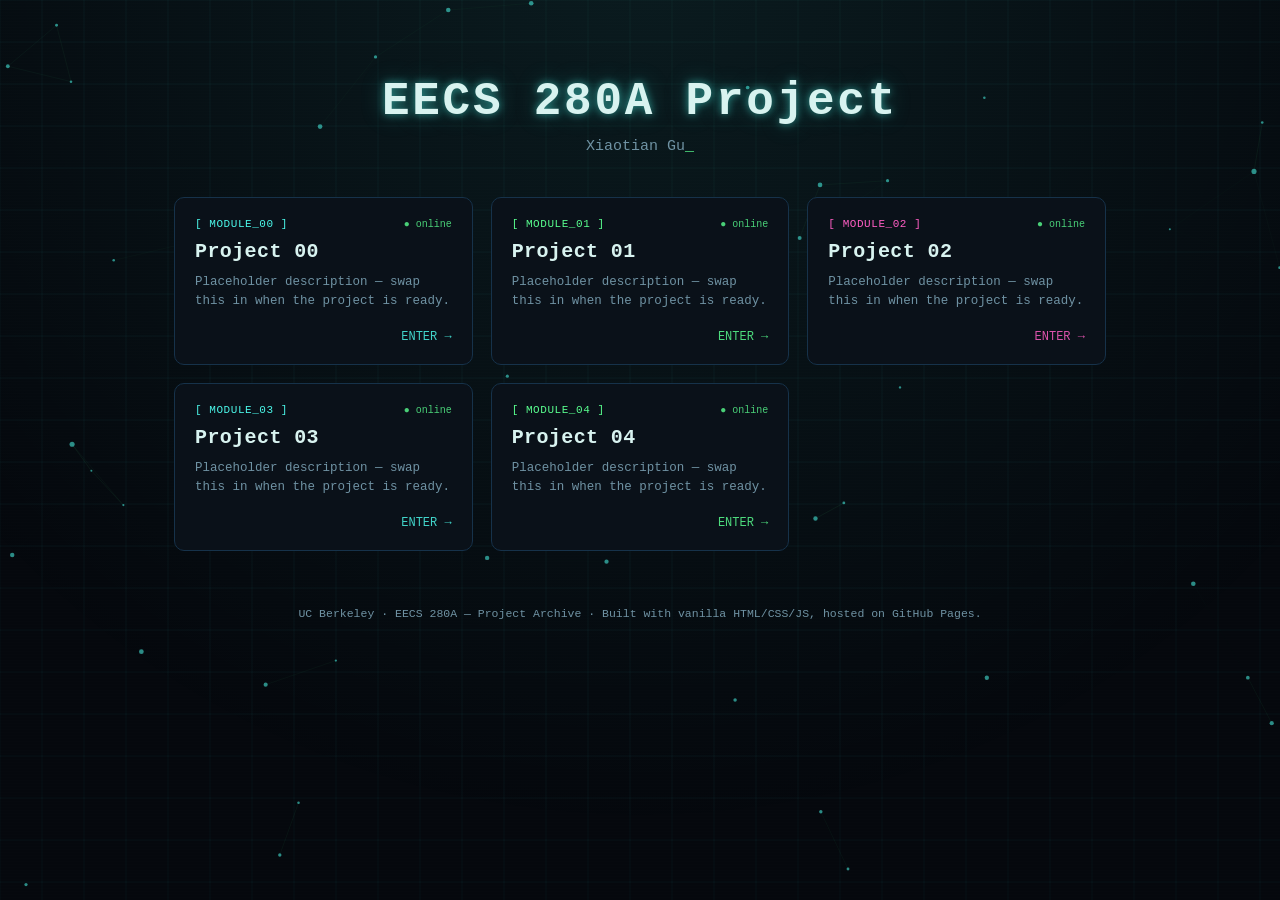
<file: index.html>
<!DOCTYPE html>
<html lang="en">
<head>
<meta charset="UTF-8">
<meta name="viewport" content="width=device-width, initial-scale=1.0">
<title>EECS280A // Project Console</title>
<link rel="icon" href="data:image/svg+xml,<svg xmlns=%22http://www.w3.org/2000/svg%22 viewBox=%220 0 100 100%22><text y=%22.9em%22 font-size=%2290%22>🖥️</text></svg>">
<link rel="stylesheet" href="assets/home/style.css">
</head>
<body>
  <canvas id="grid-bg"></canvas>

  <div class="scanlines"></div>

  <main class="wrap">
    <header class="simple-header">
      <h1 class="glitch" data-text="EECS 280A Project">EECS 280A Project</h1>
      <p class="subtitle">Xiaotian Gu<span class="cursor">_</span></p>
    </header>

    <section class="grid" aria-label="Project selection">
      <a class="panel" href="projects/project0/index.html" style="--i:0">
        <div class="panel-head">
          <span class="tag">[ MODULE_00 ]</span>
          <span class="status">● online</span>
        </div>
        <h2>Project 00</h2>
        <p class="desc">Placeholder description — swap this in when the project is ready.</p>
        <span class="enter">ENTER →</span>
      </a>

      <a class="panel" href="projects/project1/index.html" style="--i:1">
        <div class="panel-head">
          <span class="tag">[ MODULE_01 ]</span>
          <span class="status">● online</span>
        </div>
        <h2>Project 01</h2>
        <p class="desc">Placeholder description — swap this in when the project is ready.</p>
        <span class="enter">ENTER →</span>
      </a>

      <a class="panel" href="projects/project2/index.html" style="--i:2">
        <div class="panel-head">
          <span class="tag">[ MODULE_02 ]</span>
          <span class="status">● online</span>
        </div>
        <h2>Project 02</h2>
        <p class="desc">Placeholder description — swap this in when the project is ready.</p>
        <span class="enter">ENTER →</span>
      </a>

      <a class="panel" href="projects/project3/index.html" style="--i:3">
        <div class="panel-head">
          <span class="tag">[ MODULE_03 ]</span>
          <span class="status">● online</span>
        </div>
        <h2>Project 03</h2>
        <p class="desc">Placeholder description — swap this in when the project is ready.</p>
        <span class="enter">ENTER →</span>
      </a>

      <a class="panel" href="projects/project4/index.html" style="--i:4">
        <div class="panel-head">
          <span class="tag">[ MODULE_04 ]</span>
          <span class="status">● online</span>
        </div>
        <h2>Project 04</h2>
        <p class="desc">Placeholder description — swap this in when the project is ready.</p>
        <span class="enter">ENTER →</span>
      </a>
    </section>

    <footer class="foot">
      <p>UC Berkeley · EECS 280A — Project Archive · Built with vanilla HTML/CSS/JS, hosted on GitHub Pages.</p>
    </footer>
  </main>

  <script src="assets/home/script.js"></script>
</body>
</html>
</file>
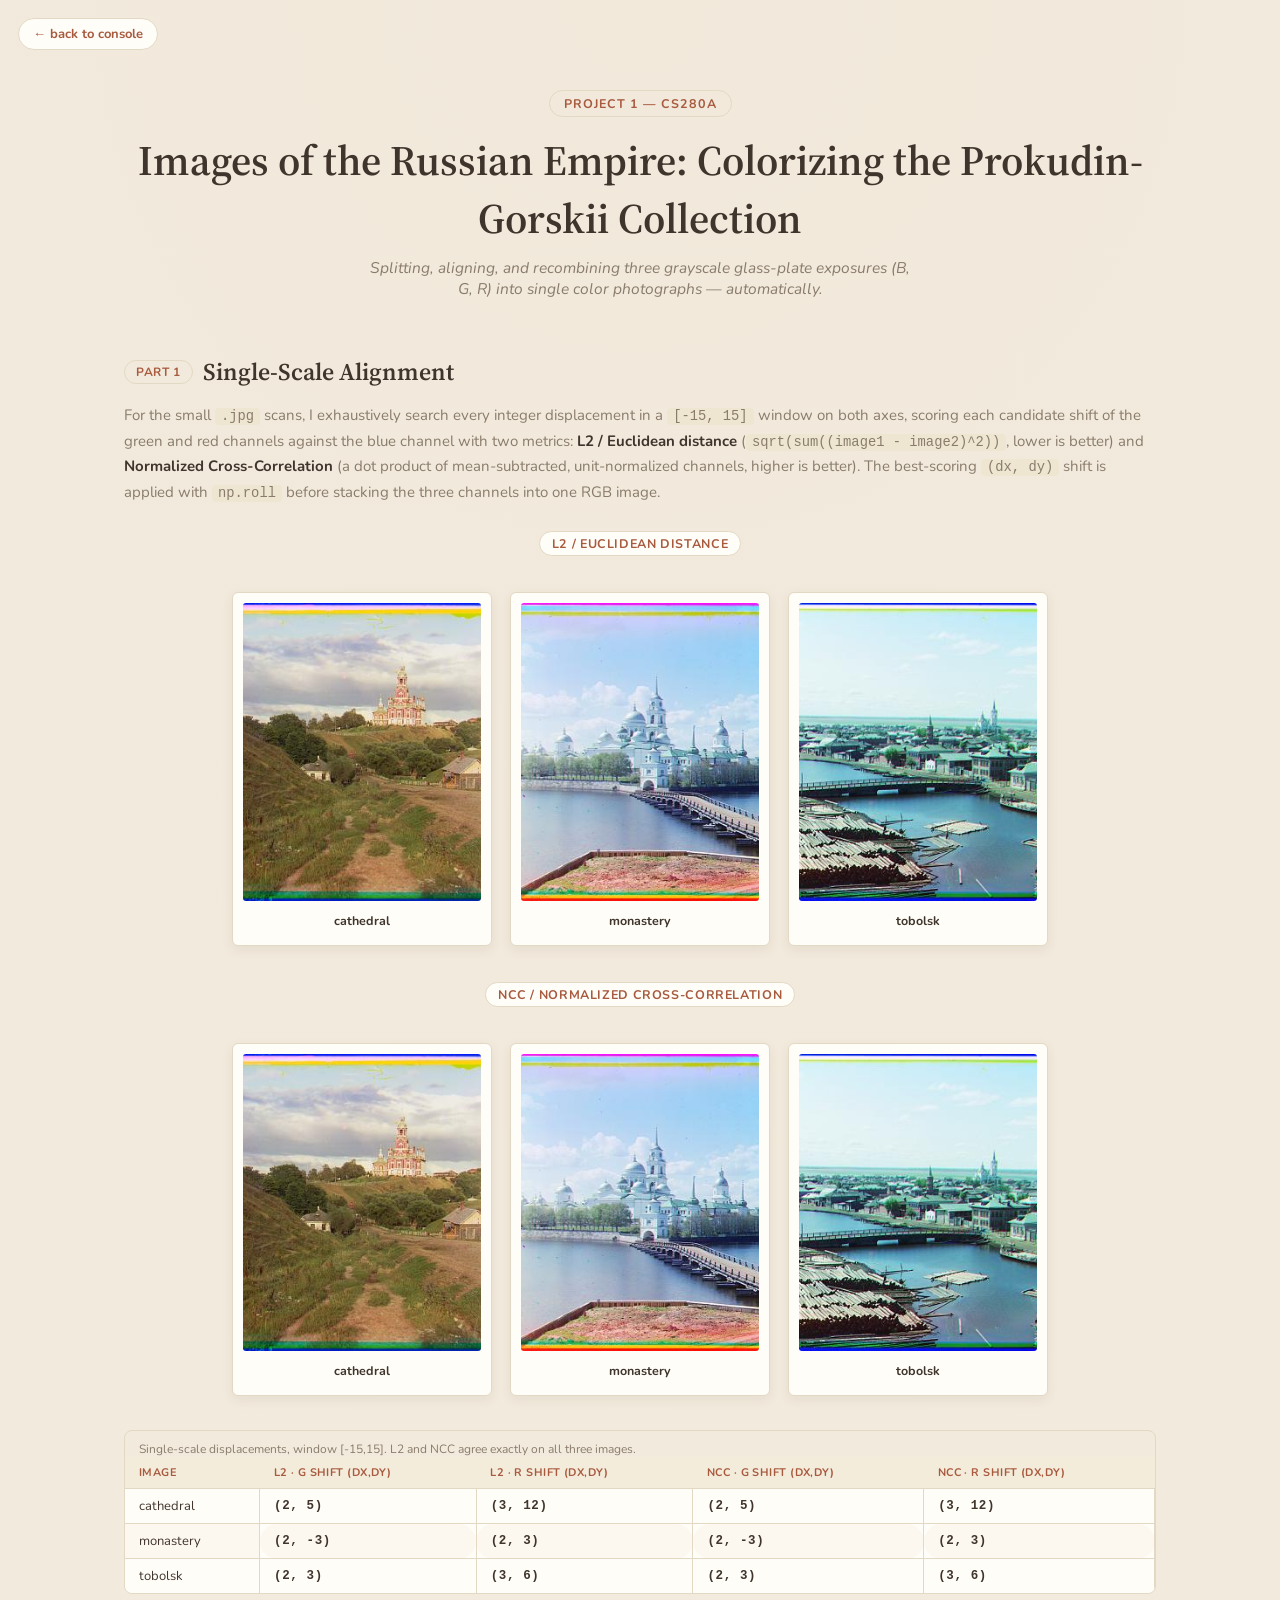
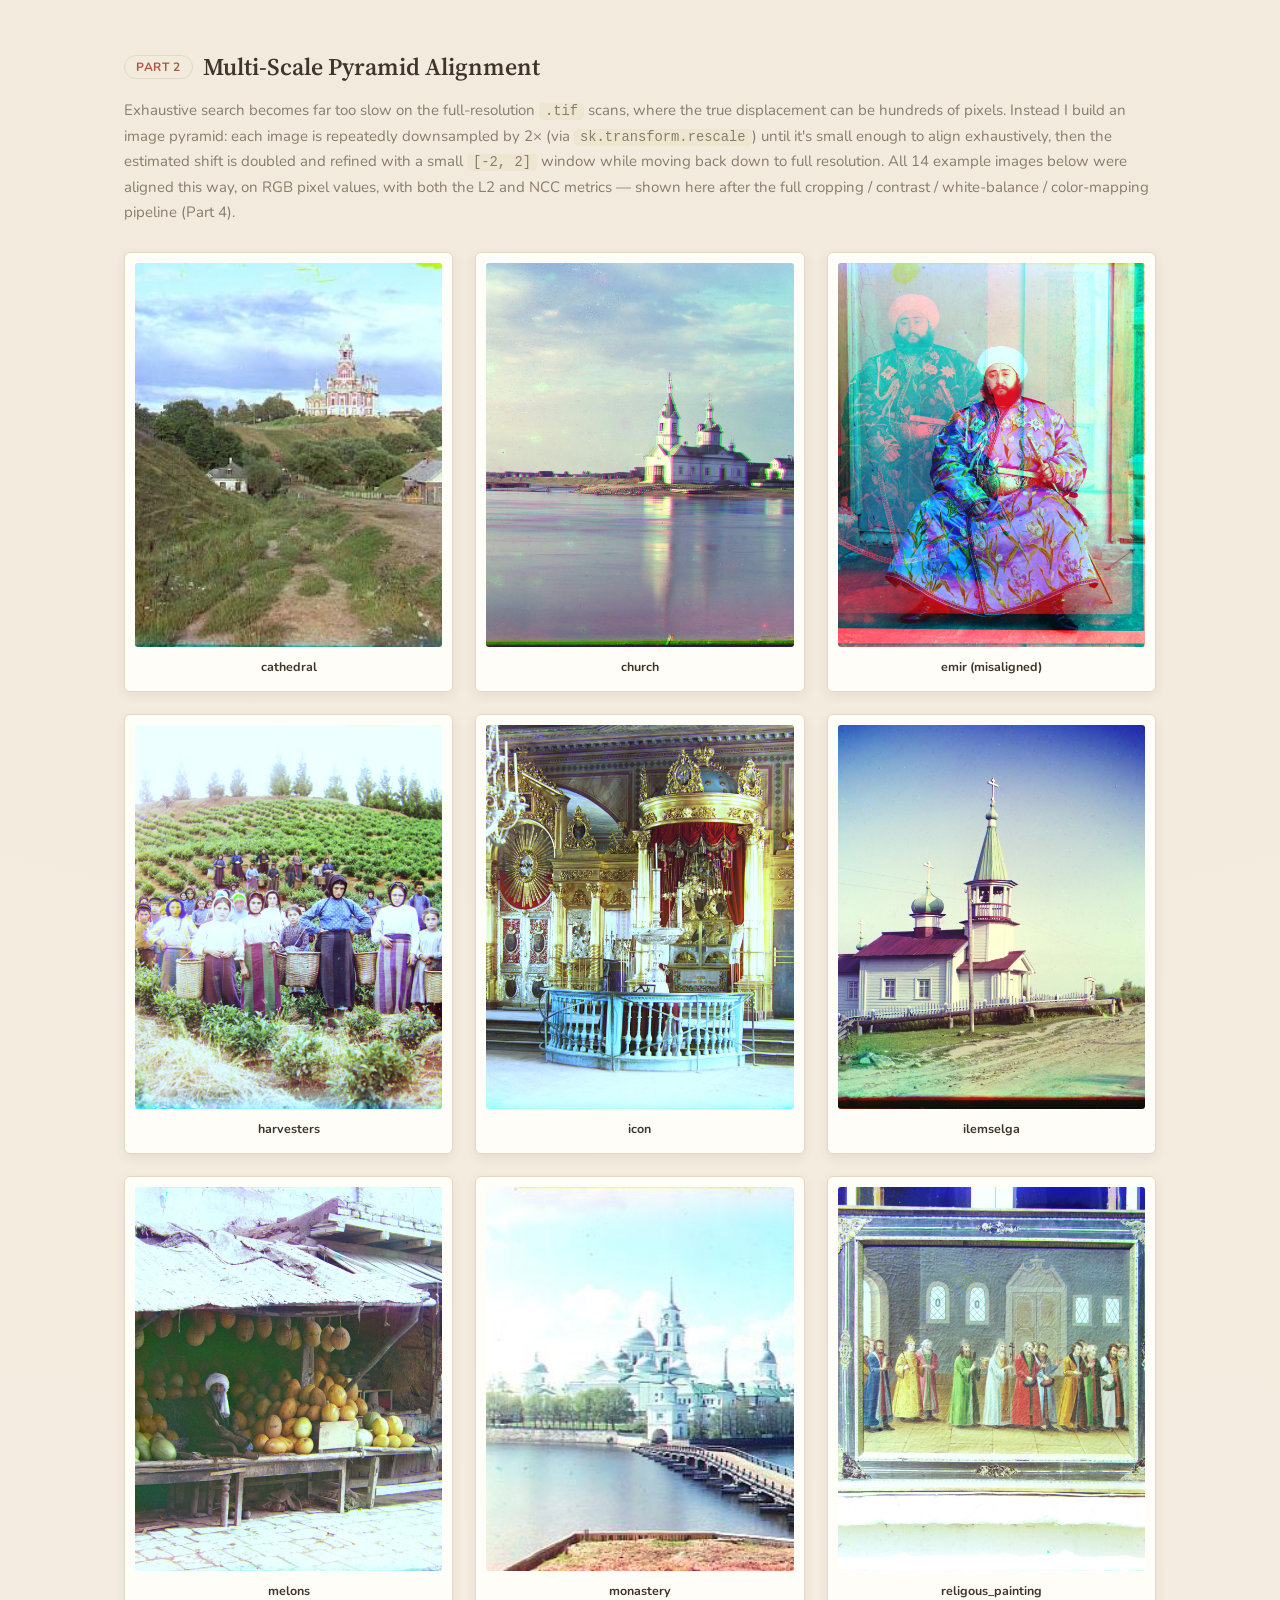
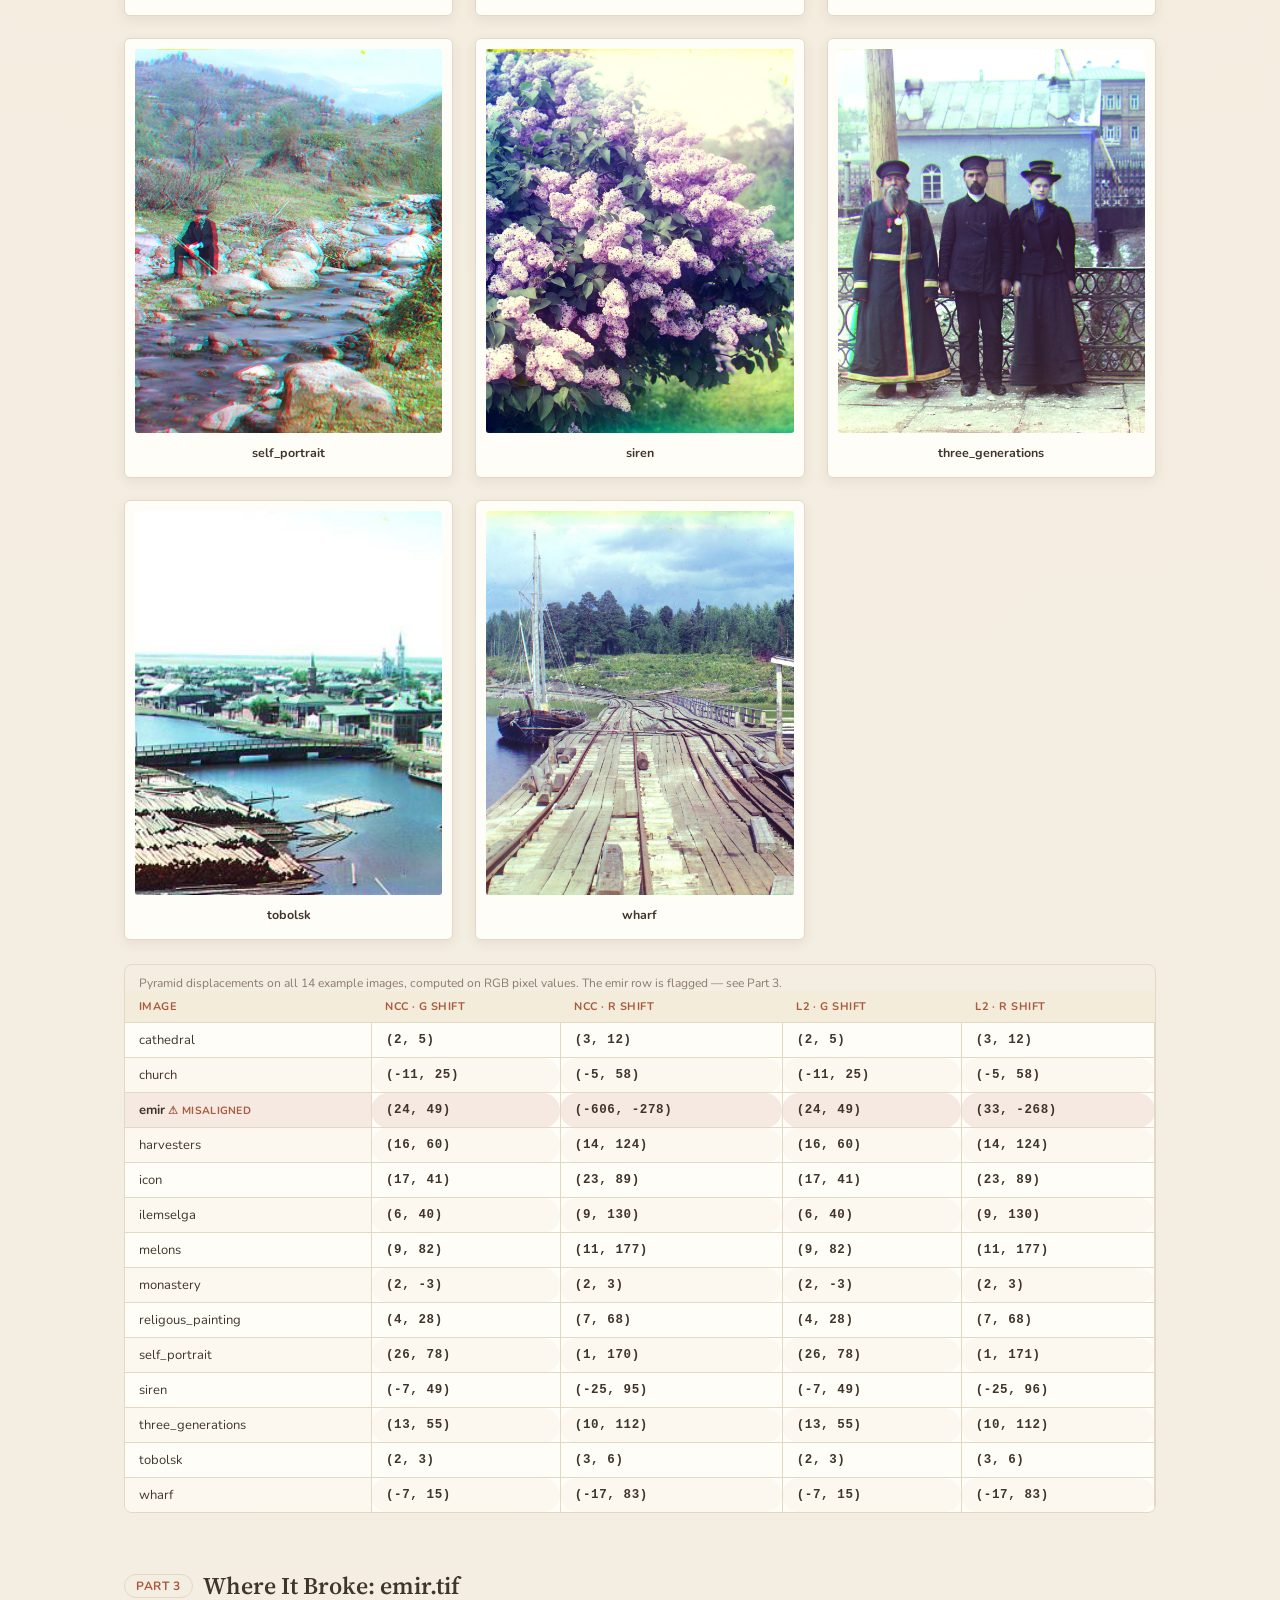
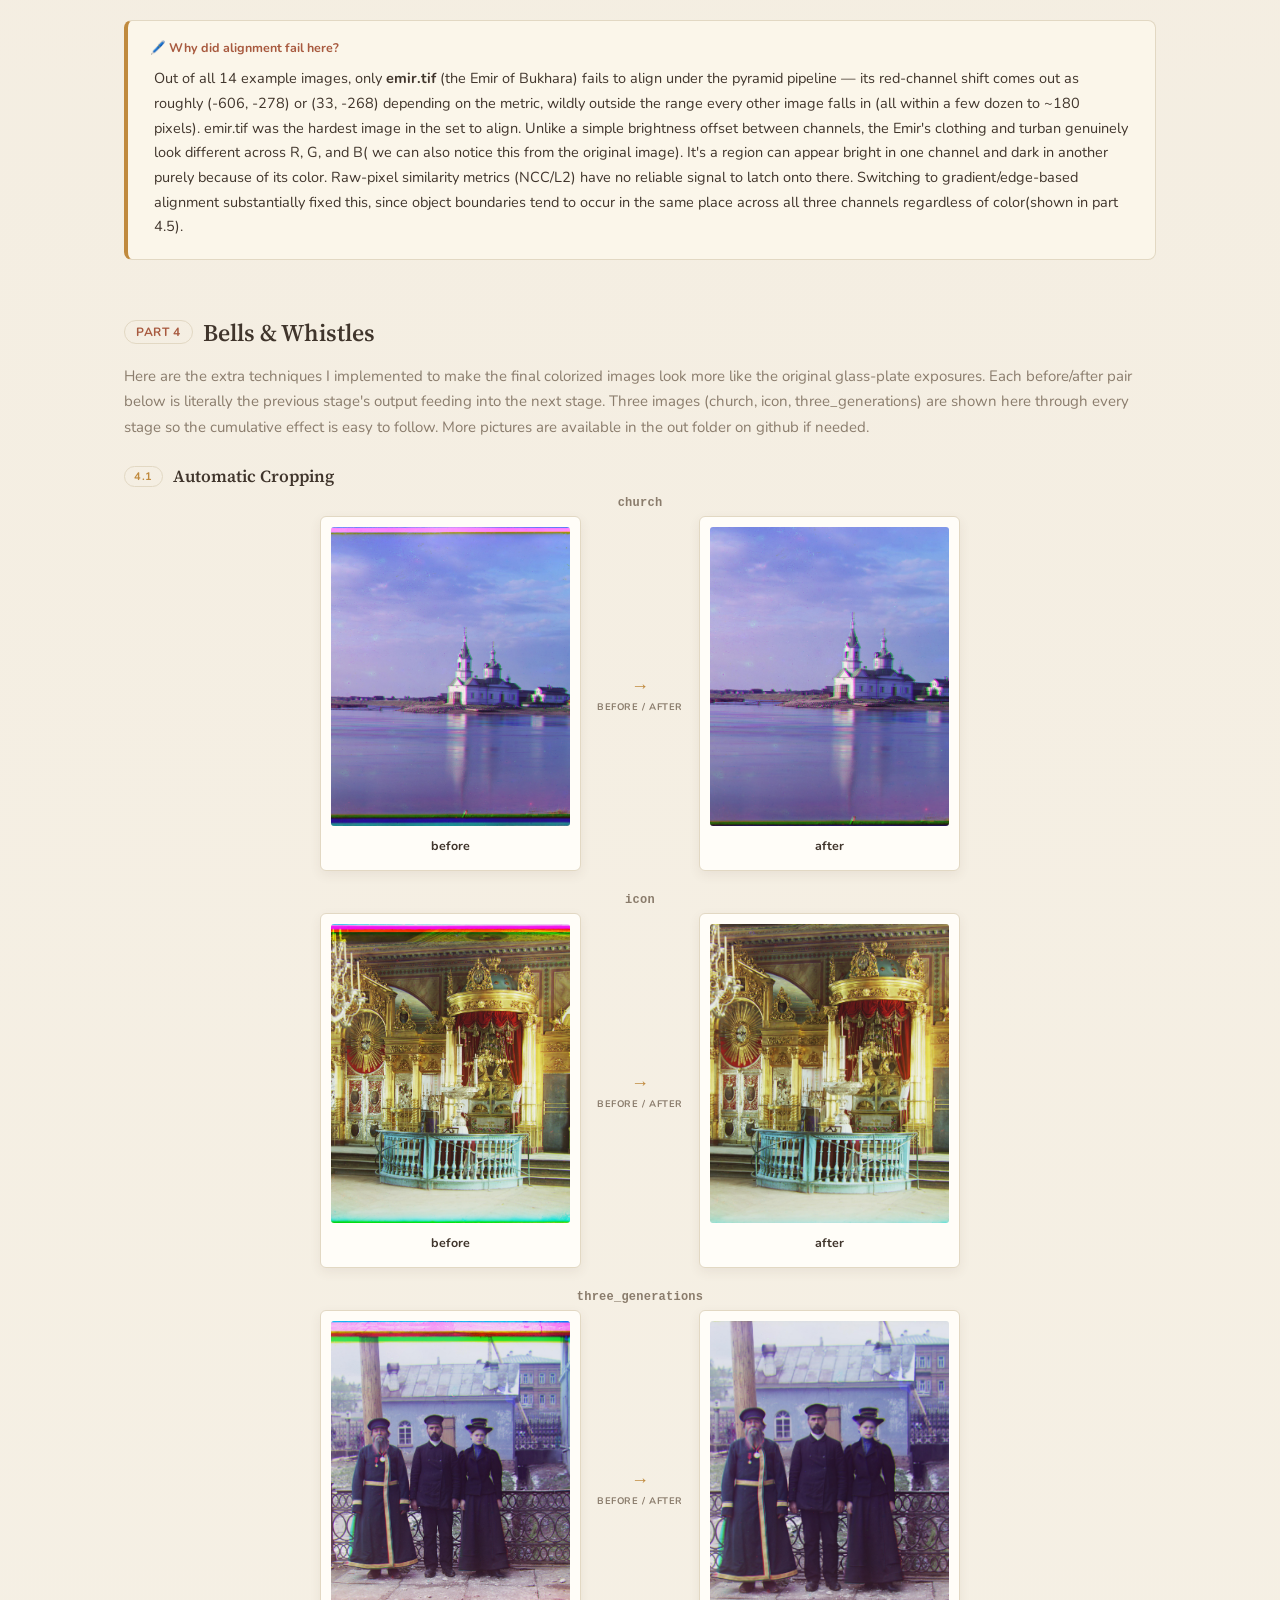
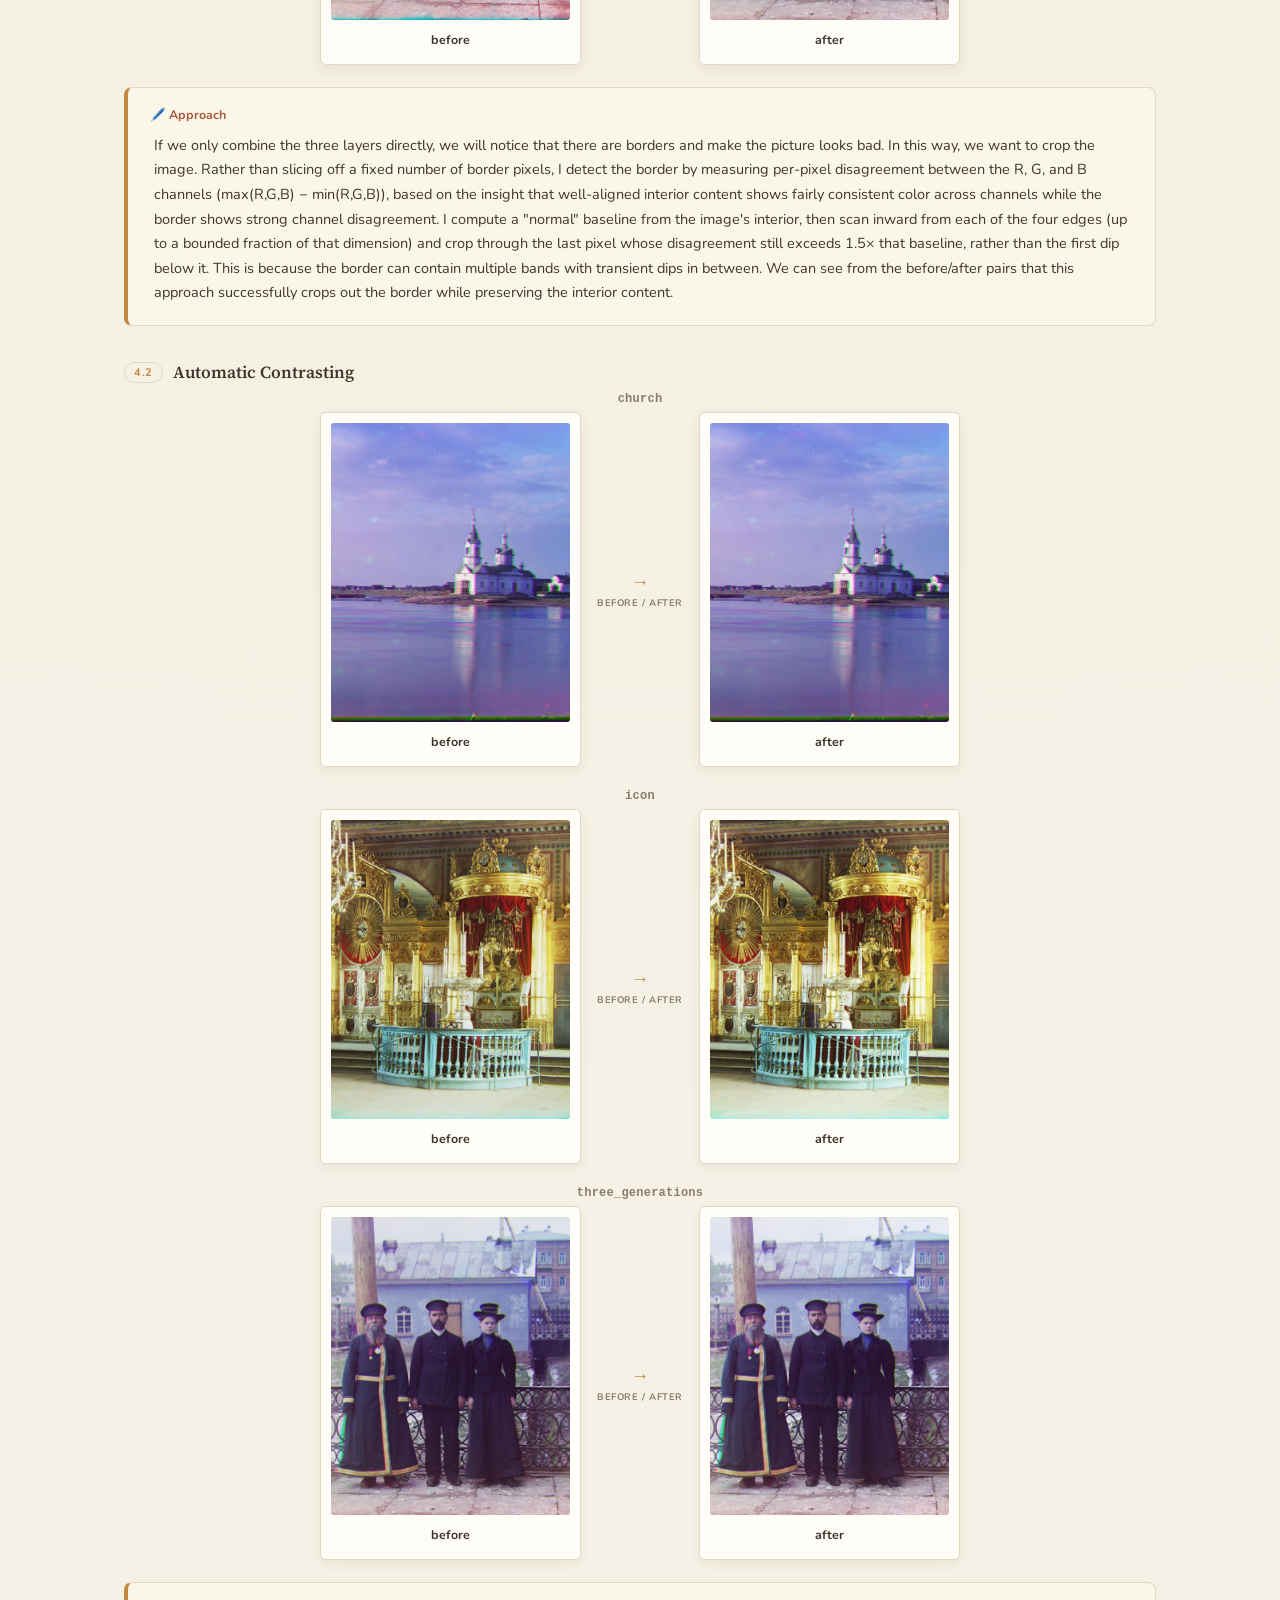
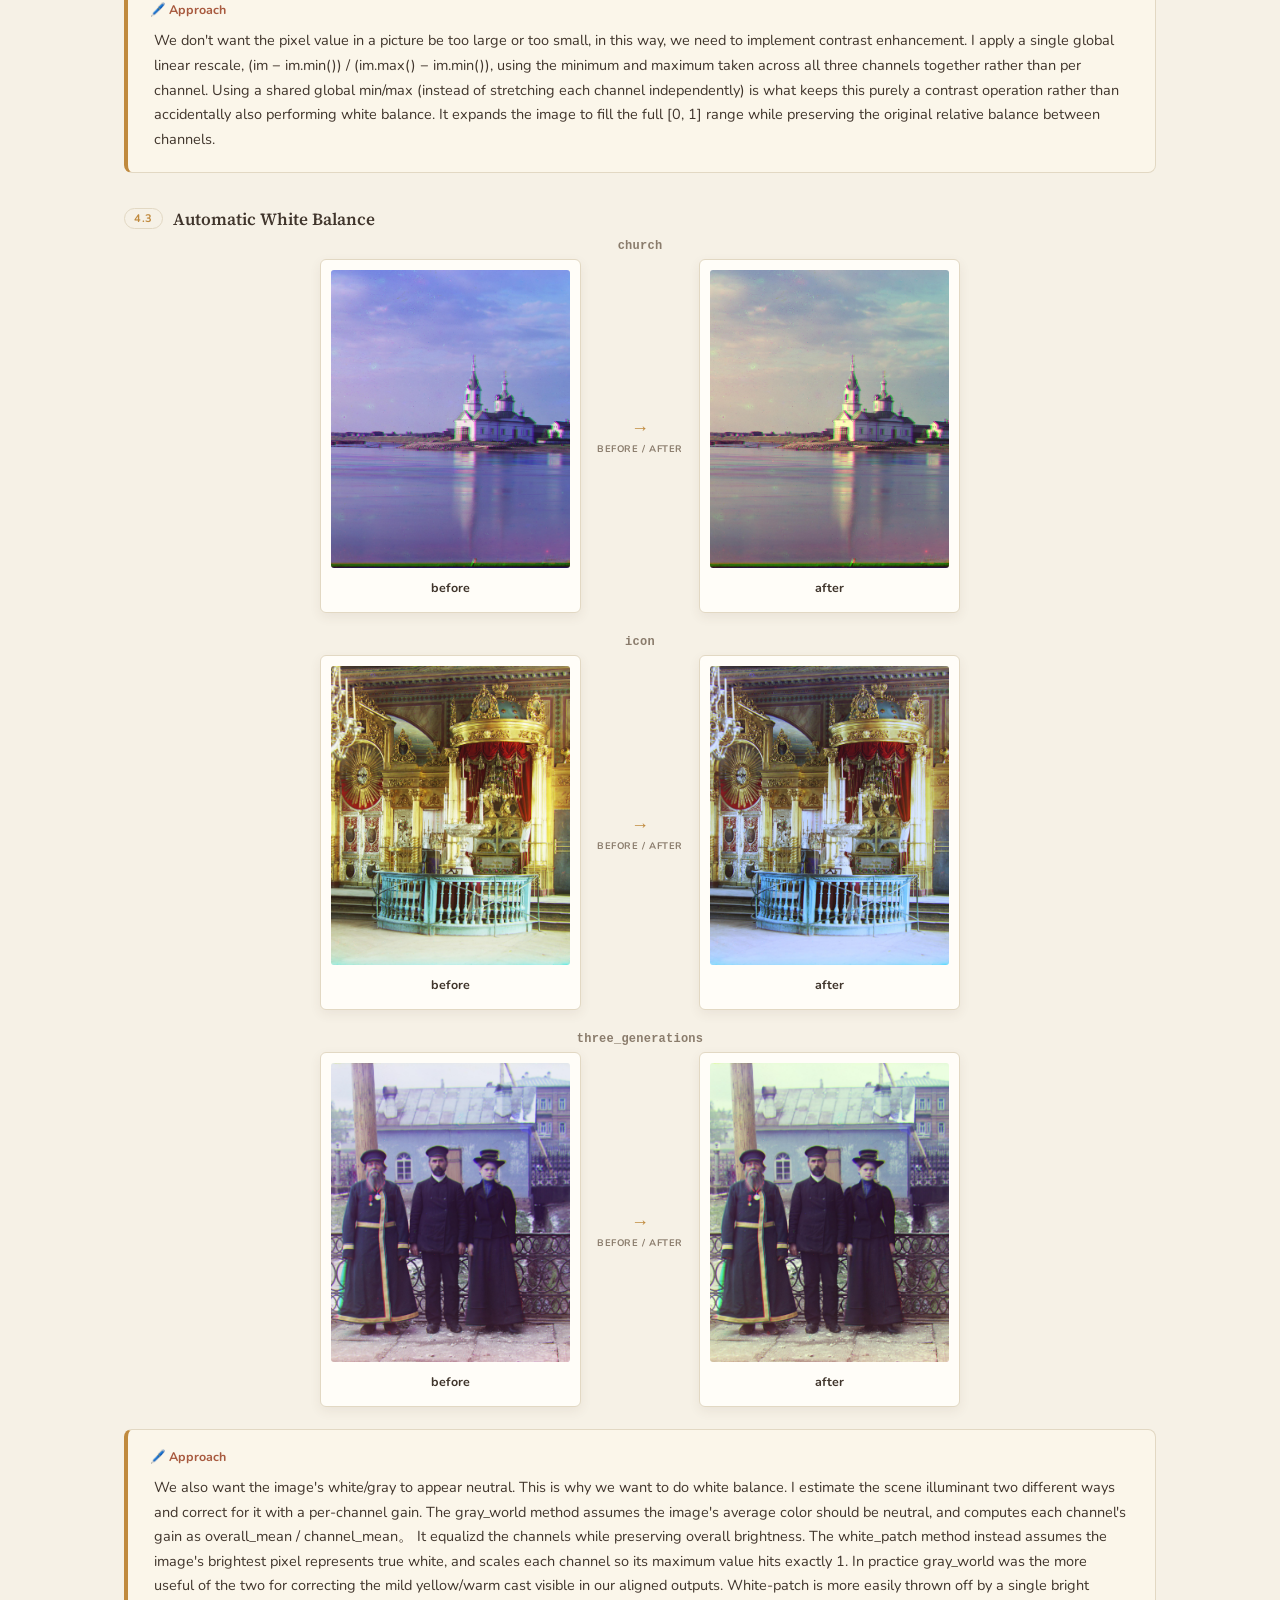
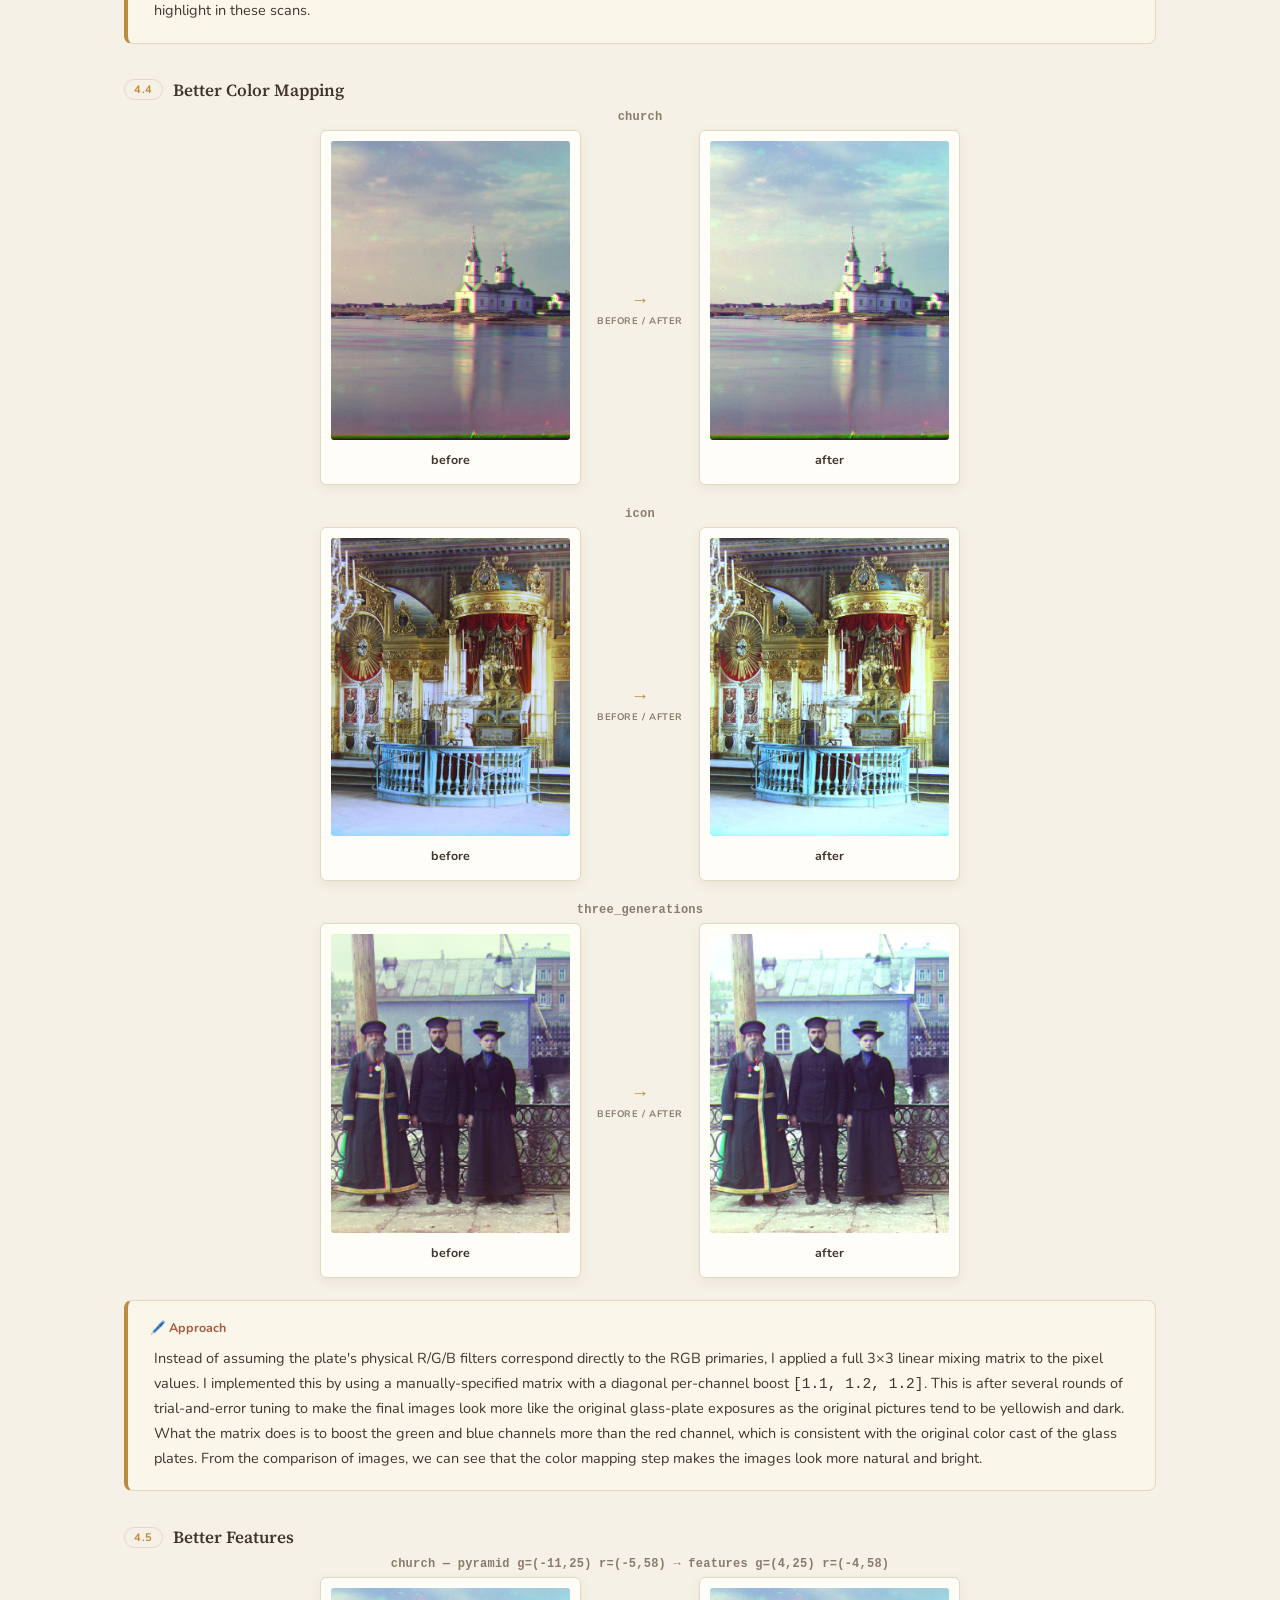
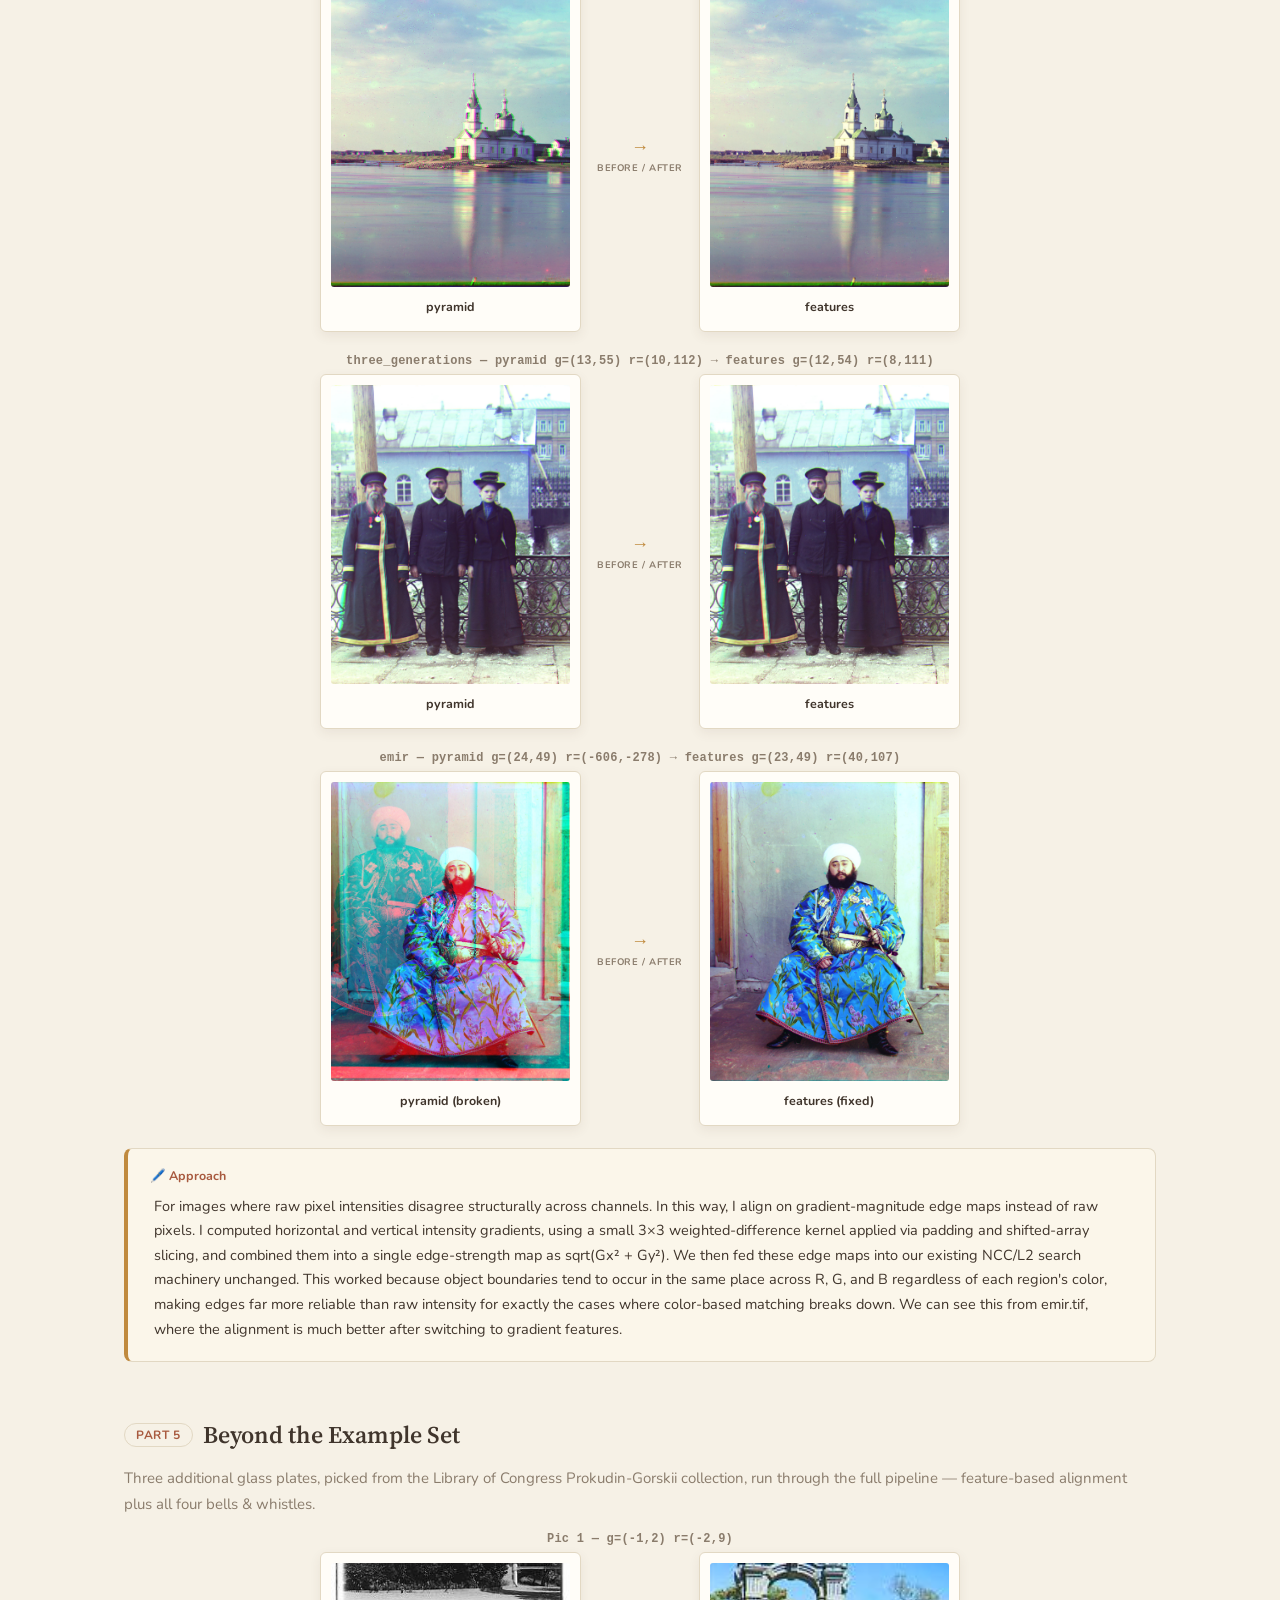
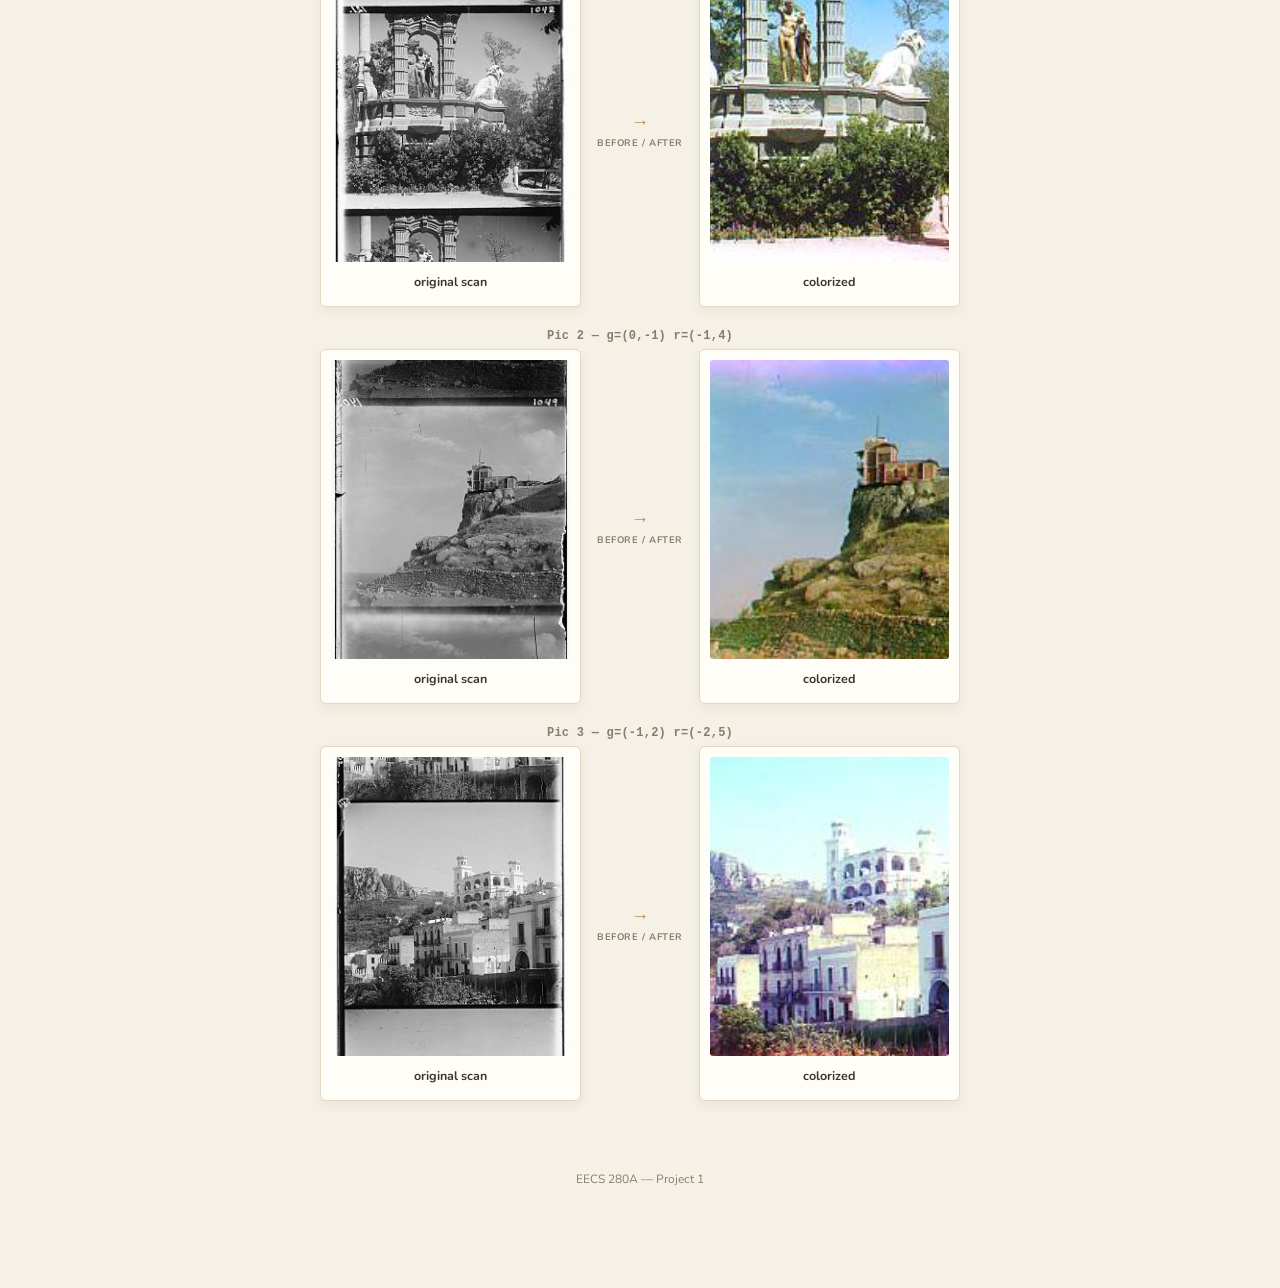
<file: projects/project1/index.html>
<!DOCTYPE html>
<html lang="en">
<head>
<meta charset="UTF-8">
<meta name="viewport" content="width=device-width, initial-scale=1.0">
<title>Project 1 // Images of the Russian Empire</title>
<link rel="icon" href="data:image/svg+xml,<svg xmlns=%22http://www.w3.org/2000/svg%22 viewBox=%220 0 100 100%22><text y=%22.9em%22 font-size=%2290%22>🎨</text></svg>">
<link rel="preconnect" href="https://fonts.googleapis.com">
<link rel="preconnect" href="https://fonts.gstatic.com" crossorigin>
<link href="https://fonts.googleapis.com/css2?family=Source+Serif+4:opsz,wght@8..60,500;8..60,600;8..60,700&family=Nunito:ital,wght@0,400;0,600;0,700;1,600&display=swap" rel="stylesheet">
<link rel="stylesheet" href="style.css">
</head>
<body>
  <a class="back" href="../../index.html">← back to console</a>

  <main class="wrap">

    <header class="page-head">
      <p class="eyebrow">Project 1 — CS280A</p>
      <h1>Images of the Russian Empire: Colorizing the Prokudin-Gorskii Collection</h1>
      <p class="tagline">Splitting, aligning, and recombining three grayscale glass-plate exposures (B, G, R) into single color photographs — automatically.</p>
    </header>

    <!-- ================= PART 1 ================= -->
    <section class="part">
      <h2><span class="num">Part 1</span> Single-Scale Alignment</h2>
      <p class="blurb">
        For the small <code>.jpg</code> scans, I exhaustively search every integer displacement in a
        <code>[-15, 15]</code> window on both axes, scoring each candidate shift of the green and red
        channels against the blue channel with two metrics: <strong>L2 / Euclidean distance</strong>
        (<code>sqrt(sum((image1 - image2)^2))</code>, lower is better) and <strong>Normalized
        Cross-Correlation</strong> (a dot product of mean-subtracted, unit-normalized channels, higher is
        better). The best-scoring <code>(dx, dy)</code> shift is applied with <code>np.roll</code> before
        stacking the three channels into one RGB image.
      </p>

      <div class="method-row">
        <p class="method-row-label"><span>L2 / Euclidean distance</span></p>
        <div class="filmstrip">
          <figure class="photo-slot polaroid polaroid--lg">
            <img src="assets/singlescale/l2/cathedral.jpg" alt="Single-scale L2 aligned cathedral.jpg" loading="lazy">
            <figcaption><input type="text" value="cathedral" aria-label="Caption for cathedral single-scale L2 result"></figcaption>
          </figure>
          <figure class="photo-slot polaroid polaroid--lg">
            <img src="assets/singlescale/l2/monastery.jpg" alt="Single-scale L2 aligned monastery.jpg" loading="lazy">
            <figcaption><input type="text" value="monastery" aria-label="Caption for monastery single-scale L2 result"></figcaption>
          </figure>
          <figure class="photo-slot polaroid polaroid--lg">
            <img src="assets/singlescale/l2/tobolsk.jpg" alt="Single-scale L2 aligned tobolsk.jpg" loading="lazy">
            <figcaption><input type="text" value="tobolsk" aria-label="Caption for tobolsk single-scale L2 result"></figcaption>
          </figure>
        </div>
      </div>

      <div class="method-row">
        <p class="method-row-label"><span>NCC / Normalized Cross-Correlation</span></p>
        <div class="filmstrip">
          <figure class="photo-slot polaroid polaroid--lg">
            <img src="assets/singlescale/ncc/cathedral.jpg" alt="Single-scale NCC aligned cathedral.jpg" loading="lazy">
            <figcaption><input type="text" value="cathedral" aria-label="Caption for cathedral single-scale NCC result"></figcaption>
          </figure>
          <figure class="photo-slot polaroid polaroid--lg">
            <img src="assets/singlescale/ncc/monastery.jpg" alt="Single-scale NCC aligned monastery.jpg" loading="lazy">
            <figcaption><input type="text" value="monastery" aria-label="Caption for monastery single-scale NCC result"></figcaption>
          </figure>
          <figure class="photo-slot polaroid polaroid--lg">
            <img src="assets/singlescale/ncc/tobolsk.jpg" alt="Single-scale NCC aligned tobolsk.jpg" loading="lazy">
            <figcaption><input type="text" value="tobolsk" aria-label="Caption for tobolsk single-scale NCC result"></figcaption>
          </figure>
        </div>
      </div>

      <div class="table-wrap">
        <table class="offset-table">
          <caption>Single-scale displacements, window [-15,15]. L2 and NCC agree exactly on all three images.</caption>
          <thead>
            <tr>
              <th>Image</th>
              <th>L2 &middot; G shift (dx,dy)</th>
              <th>L2 &middot; R shift (dx,dy)</th>
              <th>NCC &middot; G shift (dx,dy)</th>
              <th>NCC &middot; R shift (dx,dy)</th>
            </tr>
          </thead>
          <tbody>
            <tr><td class="name">cathedral</td><td class="num">(2, 5)</td><td class="num">(3, 12)</td><td class="num">(2, 5)</td><td class="num">(3, 12)</td></tr>
            <tr><td class="name">monastery</td><td class="num">(2, -3)</td><td class="num">(2, 3)</td><td class="num">(2, -3)</td><td class="num">(2, 3)</td></tr>
            <tr><td class="name">tobolsk</td><td class="num">(2, 3)</td><td class="num">(3, 6)</td><td class="num">(2, 3)</td><td class="num">(3, 6)</td></tr>
          </tbody>
        </table>
      </div>
    </section>

    <!-- ================= PART 2 ================= -->
    <section class="part">
      <h2><span class="num">Part 2</span> Multi-Scale Pyramid Alignment</h2>
      <p class="blurb">
        Exhaustive search becomes far too slow on the full-resolution <code>.tif</code> scans, where the
        true displacement can be hundreds of pixels. Instead I build an image pyramid: each image is
        repeatedly downsampled by 2&times; (via <code>sk.transform.rescale</code>) until it's small enough
        to align exhaustively, then the estimated shift is doubled and refined with a small
        <code>[-2, 2]</code> window while moving back down to full resolution. All 14 example images below
        were aligned this way, on RGB pixel values, with both the L2 and NCC metrics — shown here after the
        full cropping / contrast / white-balance / color-mapping pipeline (Part 4).
      </p>

      <div class="result-grid">
        <figure class="photo-slot polaroid"><img src="assets/pyramid/cathedral.jpg" alt="Pyramid aligned cathedral" loading="lazy"><figcaption><input type="text" value="cathedral" aria-label="Caption for cathedral pyramid result"></figcaption></figure>
        <figure class="photo-slot polaroid"><img src="assets/pyramid/church.jpg" alt="Pyramid aligned church" loading="lazy"><figcaption><input type="text" value="church" aria-label="Caption for church pyramid result"></figcaption></figure>
        <figure class="photo-slot polaroid"><img src="assets/pyramid/emir.jpg" alt="Pyramid aligned emir (misaligned — see Part 3)" loading="lazy"><figcaption><input type="text" value="emir (misaligned)" aria-label="Caption for emir pyramid result"></figcaption></figure>
        <figure class="photo-slot polaroid"><img src="assets/pyramid/harvesters.jpg" alt="Pyramid aligned harvesters" loading="lazy"><figcaption><input type="text" value="harvesters" aria-label="Caption for harvesters pyramid result"></figcaption></figure>
        <figure class="photo-slot polaroid"><img src="assets/pyramid/icon.jpg" alt="Pyramid aligned icon" loading="lazy"><figcaption><input type="text" value="icon" aria-label="Caption for icon pyramid result"></figcaption></figure>
        <figure class="photo-slot polaroid"><img src="assets/pyramid/ilemselga.jpg" alt="Pyramid aligned ilemselga" loading="lazy"><figcaption><input type="text" value="ilemselga" aria-label="Caption for ilemselga pyramid result"></figcaption></figure>
        <figure class="photo-slot polaroid"><img src="assets/pyramid/melons.jpg" alt="Pyramid aligned melons" loading="lazy"><figcaption><input type="text" value="melons" aria-label="Caption for melons pyramid result"></figcaption></figure>
        <figure class="photo-slot polaroid"><img src="assets/pyramid/monastery.jpg" alt="Pyramid aligned monastery" loading="lazy"><figcaption><input type="text" value="monastery" aria-label="Caption for monastery pyramid result"></figcaption></figure>
        <figure class="photo-slot polaroid"><img src="assets/pyramid/religous_painting.jpg" alt="Pyramid aligned religous_painting" loading="lazy"><figcaption><input type="text" value="religous_painting" aria-label="Caption for religous_painting pyramid result"></figcaption></figure>
        <figure class="photo-slot polaroid"><img src="assets/pyramid/self_portrait.jpg" alt="Pyramid aligned self_portrait" loading="lazy"><figcaption><input type="text" value="self_portrait" aria-label="Caption for self_portrait pyramid result"></figcaption></figure>
        <figure class="photo-slot polaroid"><img src="assets/pyramid/siren.jpg" alt="Pyramid aligned siren" loading="lazy"><figcaption><input type="text" value="siren" aria-label="Caption for siren pyramid result"></figcaption></figure>
        <figure class="photo-slot polaroid"><img src="assets/pyramid/three_generations.jpg" alt="Pyramid aligned three_generations" loading="lazy"><figcaption><input type="text" value="three_generations" aria-label="Caption for three_generations pyramid result"></figcaption></figure>
        <figure class="photo-slot polaroid"><img src="assets/pyramid/tobolsk.jpg" alt="Pyramid aligned tobolsk" loading="lazy"><figcaption><input type="text" value="tobolsk" aria-label="Caption for tobolsk pyramid result"></figcaption></figure>
        <figure class="photo-slot polaroid"><img src="assets/pyramid/wharf.jpg" alt="Pyramid aligned wharf" loading="lazy"><figcaption><input type="text" value="wharf" aria-label="Caption for wharf pyramid result"></figcaption></figure>
      </div>

      <div class="table-wrap">
        <table class="offset-table">
          <caption>Pyramid displacements on all 14 example images, computed on RGB pixel values. The emir row is flagged — see Part 3.</caption>
          <thead>
            <tr>
              <th>Image</th>
              <th>NCC &middot; G shift</th>
              <th>NCC &middot; R shift</th>
              <th>L2 &middot; G shift</th>
              <th>L2 &middot; R shift</th>
            </tr>
          </thead>
          <tbody>
            <tr><td class="name">cathedral</td><td class="num">(2, 5)</td><td class="num">(3, 12)</td><td class="num">(2, 5)</td><td class="num">(3, 12)</td></tr>
            <tr><td class="name">church</td><td class="num">(-11, 25)</td><td class="num">(-5, 58)</td><td class="num">(-11, 25)</td><td class="num">(-5, 58)</td></tr>
            <tr class="flagged"><td class="name">emir</td><td class="num">(24, 49)</td><td class="num">(-606, -278)</td><td class="num">(24, 49)</td><td class="num">(33, -268)</td></tr>
            <tr><td class="name">harvesters</td><td class="num">(16, 60)</td><td class="num">(14, 124)</td><td class="num">(16, 60)</td><td class="num">(14, 124)</td></tr>
            <tr><td class="name">icon</td><td class="num">(17, 41)</td><td class="num">(23, 89)</td><td class="num">(17, 41)</td><td class="num">(23, 89)</td></tr>
            <tr><td class="name">ilemselga</td><td class="num">(6, 40)</td><td class="num">(9, 130)</td><td class="num">(6, 40)</td><td class="num">(9, 130)</td></tr>
            <tr><td class="name">melons</td><td class="num">(9, 82)</td><td class="num">(11, 177)</td><td class="num">(9, 82)</td><td class="num">(11, 177)</td></tr>
            <tr><td class="name">monastery</td><td class="num">(2, -3)</td><td class="num">(2, 3)</td><td class="num">(2, -3)</td><td class="num">(2, 3)</td></tr>
            <tr><td class="name">religous_painting</td><td class="num">(4, 28)</td><td class="num">(7, 68)</td><td class="num">(4, 28)</td><td class="num">(7, 68)</td></tr>
            <tr><td class="name">self_portrait</td><td class="num">(26, 78)</td><td class="num">(1, 170)</td><td class="num">(26, 78)</td><td class="num">(1, 171)</td></tr>
            <tr><td class="name">siren</td><td class="num">(-7, 49)</td><td class="num">(-25, 95)</td><td class="num">(-7, 49)</td><td class="num">(-25, 96)</td></tr>
            <tr><td class="name">three_generations</td><td class="num">(13, 55)</td><td class="num">(10, 112)</td><td class="num">(13, 55)</td><td class="num">(10, 112)</td></tr>
            <tr><td class="name">tobolsk</td><td class="num">(2, 3)</td><td class="num">(3, 6)</td><td class="num">(2, 3)</td><td class="num">(3, 6)</td></tr>
            <tr><td class="name">wharf</td><td class="num">(-7, 15)</td><td class="num">(-17, 83)</td><td class="num">(-7, 15)</td><td class="num">(-17, 83)</td></tr>
          </tbody>
        </table>
      </div>
    </section>

    <!-- ================= PART 3 ================= -->
    <section class="part">
      <h2><span class="num">Part 3</span> Where It Broke: emir.tif</h2>
      <div class="answer-box">
        <p class="answer-label">🖊️ Why did alignment fail here?</p>
        <p class="answer-text" contenteditable="true">
          Out of all 14 example images, only <strong>emir.tif</strong> (the Emir of Bukhara) fails to align
          under the pyramid pipeline — its red-channel shift comes out as roughly (-606, -278) or (33, -268)
          depending on the metric, wildly outside the range every other image falls in (all within a few
          dozen to ~180 pixels). emir.tif was the hardest image in the set to align. Unlike a simple brightness
          offset between channels, the Emir's clothing and turban genuinely look different across R, G, and B( we can also notice this from the original image).
          It's a region can appear bright in one channel and dark in another purely because of its color. 
          Raw-pixel similarity metrics (NCC/L2) have no reliable signal to latch onto there. 
          Switching to gradient/edge-based alignment substantially fixed this, since object boundaries tend to occur in the same place across all three channels regardless of color(shown in part 4.5).
        </p>
      </div>
    </section>

    <!-- ================= PART 4 ================= -->
    <section class="part">
      <h2><span class="num">Part 4</span> Bells &amp; Whistles</h2>
      <p class="blurb">
        Here are the extra techniques I implemented to make the final colorized images look more like the original glass-plate exposures.
        Each before/after pair below is literally the previous stage's output feeding into the next
        stage. Three images (church, icon, three_generations) are shown here through every stage so the
        cumulative effect is easy to follow. More pictures are available in the out folder on github if needed.
      </p>

      <!-- ---- 4.1 Automatic cropping ---- -->
      <h3><span class="subnum">4.1</span> Automatic Cropping</h3>
      <div class="compare-set">
        <p class="compare-title">church</p>
        <div class="compare">
          <figure class="photo-slot polaroid"><img src="assets/bells/crop/before-church.jpg" alt="church before automatic cropping" loading="lazy"><figcaption><input type="text" value="before" aria-label="church crop before"></figcaption></figure>
          <div class="compare-label">→<span>before / after</span></div>
          <figure class="photo-slot polaroid"><img src="assets/bells/crop/after-church.jpg" alt="church after automatic cropping" loading="lazy"><figcaption><input type="text" value="after" aria-label="church crop after"></figcaption></figure>
        </div>
      </div>
      <div class="compare-set">
        <p class="compare-title">icon</p>
        <div class="compare">
          <figure class="photo-slot polaroid"><img src="assets/bells/crop/before-icon.jpg" alt="icon before automatic cropping" loading="lazy"><figcaption><input type="text" value="before" aria-label="icon crop before"></figcaption></figure>
          <div class="compare-label">→<span>before / after</span></div>
          <figure class="photo-slot polaroid"><img src="assets/bells/crop/after-icon.jpg" alt="icon after automatic cropping" loading="lazy"><figcaption><input type="text" value="after" aria-label="icon crop after"></figcaption></figure>
        </div>
      </div>
      <div class="compare-set">
        <p class="compare-title">three_generations</p>
        <div class="compare">
          <figure class="photo-slot polaroid"><img src="assets/bells/crop/before-three_generations.jpg" alt="three_generations before automatic cropping" loading="lazy"><figcaption><input type="text" value="before" aria-label="three_generations crop before"></figcaption></figure>
          <div class="compare-label">→<span>before / after</span></div>
          <figure class="photo-slot polaroid"><img src="assets/bells/crop/after-three_generations.jpg" alt="three_generations after automatic cropping" loading="lazy"><figcaption><input type="text" value="after" aria-label="three_generations crop after"></figcaption></figure>
        </div>
      </div>
      <div class="answer-box">
        <p class="answer-label">🖊️ Approach</p>
        <p class="answer-text" contenteditable="true">
          If we only combine the three layers directly, we will notice that there are borders and make the picture looks bad. In this way, we want to crop the image. Rather than slicing off a fixed number of border pixels, I detect the border by measuring per-pixel disagreement between the R, G, and B channels (max(R,G,B) − min(R,G,B)), 
          based on the insight that well-aligned interior content shows fairly consistent color across channels while the border shows strong channel disagreement. I compute a "normal"
          baseline from the image's interior, then scan inward from each of 
          the four edges (up to a bounded fraction of that dimension) and crop through the last pixel whose disagreement still exceeds 1.5× that baseline, rather than the first dip below 
          it. This is because the border can contain multiple bands with transient dips in between. We can see from the before/after pairs that this approach successfully crops out the border while preserving the interior content.
        </p>
      </div>

      <!-- ---- 4.2 Automatic contrasting ---- -->
      <h3><span class="subnum">4.2</span> Automatic Contrasting</h3>
      <div class="compare-set">
        <p class="compare-title">church</p>
        <div class="compare">
          <figure class="photo-slot polaroid"><img src="assets/bells/contrast/before-church.jpg" alt="church before automatic contrasting" loading="lazy"><figcaption><input type="text" value="before" aria-label="church contrast before"></figcaption></figure>
          <div class="compare-label">→<span>before / after</span></div>
          <figure class="photo-slot polaroid"><img src="assets/bells/contrast/after-church.jpg" alt="church after automatic contrasting" loading="lazy"><figcaption><input type="text" value="after" aria-label="church contrast after"></figcaption></figure>
        </div>
      </div>
      <div class="compare-set">
        <p class="compare-title">icon</p>
        <div class="compare">
          <figure class="photo-slot polaroid"><img src="assets/bells/contrast/before-icon.jpg" alt="icon before automatic contrasting" loading="lazy"><figcaption><input type="text" value="before" aria-label="icon contrast before"></figcaption></figure>
          <div class="compare-label">→<span>before / after</span></div>
          <figure class="photo-slot polaroid"><img src="assets/bells/contrast/after-icon.jpg" alt="icon after automatic contrasting" loading="lazy"><figcaption><input type="text" value="after" aria-label="icon contrast after"></figcaption></figure>
        </div>
      </div>
      <div class="compare-set">
        <p class="compare-title">three_generations</p>
        <div class="compare">
          <figure class="photo-slot polaroid"><img src="assets/bells/contrast/before-three_generations.jpg" alt="three_generations before automatic contrasting" loading="lazy"><figcaption><input type="text" value="before" aria-label="three_generations contrast before"></figcaption></figure>
          <div class="compare-label">→<span>before / after</span></div>
          <figure class="photo-slot polaroid"><img src="assets/bells/contrast/after-three_generations.jpg" alt="three_generations after automatic contrasting" loading="lazy"><figcaption><input type="text" value="after" aria-label="three_generations contrast after"></figcaption></figure>
        </div>
      </div>
      <div class="answer-box">
        <p class="answer-label">🖊️ Approach</p>
        <p class="answer-text" contenteditable="true">
          We don't want the pixel value in a picture be too large or too small, in this way, we need to implement contrast enhancement. I apply a single global linear rescale, (im − im.min()) / (im.max() − im.min()), using the minimum and maximum taken across all three channels together rather than per channel. 
          Using a shared global min/max (instead of stretching each channel independently) is what keeps this purely a contrast operation rather than accidentally also performing white 
          balance. It expands the image to fill the full [0, 1] range while preserving the original relative balance between channels.
        </p>
      </div>

      <!-- ---- 4.3 Automatic white balance ---- -->
      <h3><span class="subnum">4.3</span> Automatic White Balance</h3>
      <div class="compare-set">
        <p class="compare-title">church</p>
        <div class="compare">
          <figure class="photo-slot polaroid"><img src="assets/bells/whitebalance/before-church.jpg" alt="church before white balance" loading="lazy"><figcaption><input type="text" value="before" aria-label="church white balance before"></figcaption></figure>
          <div class="compare-label">→<span>before / after</span></div>
          <figure class="photo-slot polaroid"><img src="assets/bells/whitebalance/after-church.jpg" alt="church after gray-world white balance" loading="lazy"><figcaption><input type="text" value="after" aria-label="church white balance after"></figcaption></figure>
        </div>
      </div>
      <div class="compare-set">
        <p class="compare-title">icon</p>
        <div class="compare">
          <figure class="photo-slot polaroid"><img src="assets/bells/whitebalance/before-icon.jpg" alt="icon before white balance" loading="lazy"><figcaption><input type="text" value="before" aria-label="icon white balance before"></figcaption></figure>
          <div class="compare-label">→<span>before / after</span></div>
          <figure class="photo-slot polaroid"><img src="assets/bells/whitebalance/after-icon.jpg" alt="icon after gray-world white balance" loading="lazy"><figcaption><input type="text" value="after" aria-label="icon white balance after"></figcaption></figure>
        </div>
      </div>
      <div class="compare-set">
        <p class="compare-title">three_generations</p>
        <div class="compare">
          <figure class="photo-slot polaroid"><img src="assets/bells/whitebalance/before-three_generations.jpg" alt="three_generations before white balance" loading="lazy"><figcaption><input type="text" value="before" aria-label="three_generations white balance before"></figcaption></figure>
          <div class="compare-label">→<span>before / after</span></div>
          <figure class="photo-slot polaroid"><img src="assets/bells/whitebalance/after-three_generations.jpg" alt="three_generations after gray-world white balance" loading="lazy"><figcaption><input type="text" value="after" aria-label="three_generations white balance after"></figcaption></figure>
        </div>
      </div>
      <div class="answer-box">
        <p class="answer-label">🖊️ Approach</p>
        <p class="answer-text" contenteditable="true">
          We also want the image's white/gray to appear neutral. This is why we want to do white balance. I estimate the scene illuminant two different ways and correct for it with a per-channel gain. The gray_world method assumes the 
          image's average color should be neutral, and computes each channel's gain as overall_mean / channel_mean。 It equalizd the channels while preserving overall brightness. 
          The white_patch method instead assumes the image's brightest pixel represents true white, and scales each channel so its maximum value hits exactly 1. 
          In practice gray_world was the more useful of the two for correcting the mild yellow/warm cast visible in our aligned outputs. White-patch is more easily thrown off by a single bright highlight in
          these scans.
        </p>
      </div>

      <!-- ---- 4.4 Better color mapping ---- -->
      <h3><span class="subnum">4.4</span> Better Color Mapping</h3>
      <div class="compare-set">
        <p class="compare-title">church</p>
        <div class="compare">
          <figure class="photo-slot polaroid"><img src="assets/bells/colormap/before-church.jpg" alt="church before color mapping" loading="lazy"><figcaption><input type="text" value="before" aria-label="church color mapping before"></figcaption></figure>
          <div class="compare-label">→<span>before / after</span></div>
          <figure class="photo-slot polaroid"><img src="assets/bells/colormap/after-church.jpg" alt="church after color mapping" loading="lazy"><figcaption><input type="text" value="after" aria-label="church color mapping after"></figcaption></figure>
        </div>
      </div>
      <div class="compare-set">
        <p class="compare-title">icon</p>
        <div class="compare">
          <figure class="photo-slot polaroid"><img src="assets/bells/colormap/before-icon.jpg" alt="icon before color mapping" loading="lazy"><figcaption><input type="text" value="before" aria-label="icon color mapping before"></figcaption></figure>
          <div class="compare-label">→<span>before / after</span></div>
          <figure class="photo-slot polaroid"><img src="assets/bells/colormap/after-icon.jpg" alt="icon after color mapping" loading="lazy"><figcaption><input type="text" value="after" aria-label="icon color mapping after"></figcaption></figure>
        </div>
      </div>
      <div class="compare-set">
        <p class="compare-title">three_generations</p>
        <div class="compare">
          <figure class="photo-slot polaroid"><img src="assets/bells/colormap/before-three_generations.jpg" alt="three_generations before color mapping" loading="lazy"><figcaption><input type="text" value="before" aria-label="three_generations color mapping before"></figcaption></figure>
          <div class="compare-label">→<span>before / after</span></div>
          <figure class="photo-slot polaroid"><img src="assets/bells/colormap/after-three_generations.jpg" alt="three_generations after color mapping" loading="lazy"><figcaption><input type="text" value="after" aria-label="three_generations color mapping after"></figcaption></figure>
        </div>
      </div>
      <div class="answer-box">
        <p class="answer-label">🖊️ Approach</p>
        <p class="answer-text" contenteditable="true">
          Instead of assuming the plate's physical R/G/B filters correspond directly to the RGB primaries, I applied a full 3×3 linear mixing matrix to the pixel values. 
          I implemented this by using a manually-specified matrix with a diagonal per-channel boost <code>[1.1, 1.2, 1.2]</code>. This is after several rounds of trial-and-error tuning
           to make the final images look more like the original glass-plate exposures as the original pictures tend to be yellowish and dark. What the matrix does is to boost the green 
           and blue channels more than the red channel, which is consistent with the original color cast of the glass plates. From the comparison of images, we can see that the color mapping
            step makes the images look more natural and bright.
        </p>
      </div>

      <!-- ---- 4.5 Better features ---- -->
      <h3><span class="subnum">4.5</span> Better Features</h3>
      <div class="compare-set">
        <p class="compare-title">church — pyramid g=(-11,25) r=(-5,58) &rarr; features g=(4,25) r=(-4,58)</p>
        <div class="compare">
          <figure class="photo-slot polaroid"><img src="assets/bells/features/before-church.jpg" alt="church aligned by pixel intensity (pyramid)" loading="lazy"><figcaption><input type="text" value="pyramid" aria-label="church features before"></figcaption></figure>
          <div class="compare-label">→<span>before / after</span></div>
          <figure class="photo-slot polaroid"><img src="assets/bells/features/after-church.jpg" alt="church aligned by gradient features" loading="lazy"><figcaption><input type="text" value="features" aria-label="church features after"></figcaption></figure>
        </div>
      </div>
      <div class="compare-set">
        <p class="compare-title">three_generations — pyramid g=(13,55) r=(10,112) &rarr; features g=(12,54) r=(8,111)</p>
        <div class="compare">
          <figure class="photo-slot polaroid"><img src="assets/bells/features/before-three_generations.jpg" alt="three_generations aligned by pixel intensity (pyramid)" loading="lazy"><figcaption><input type="text" value="pyramid" aria-label="three_generations features before"></figcaption></figure>
          <div class="compare-label">→<span>before / after</span></div>
          <figure class="photo-slot polaroid"><img src="assets/bells/features/after-three_generations.jpg" alt="three_generations aligned by gradient features" loading="lazy"><figcaption><input type="text" value="features" aria-label="three_generations features after"></figcaption></figure>
        </div>
      </div>
      <div class="compare-set">
        <p class="compare-title">emir — pyramid g=(24,49) r=(-606,-278) &rarr; features g=(23,49) r=(40,107)</p>
        <div class="compare">
          <figure class="photo-slot polaroid"><img src="assets/bells/features/before-emir.jpg" alt="emir aligned by pixel intensity — broken" loading="lazy"><figcaption><input type="text" value="pyramid (broken)" aria-label="emir features before"></figcaption></figure>
          <div class="compare-label">→<span>before / after</span></div>
          <figure class="photo-slot polaroid"><img src="assets/bells/features/after-emir.jpg" alt="emir aligned by gradient features — fixed" loading="lazy"><figcaption><input type="text" value="features (fixed)" aria-label="emir features after"></figcaption></figure>
        </div>
      </div>
      <div class="answer-box">
        <p class="answer-label">🖊️ Approach</p>
        <p class="answer-text" contenteditable="true">

          For images where raw pixel intensities disagree structurally across channels. In this way, I align on gradient-magnitude edge maps instead of raw pixels. I computed horizontal and vertical 
          intensity gradients, using a small 3×3 weighted-difference kernel applied via padding and shifted-array slicing, and combined them into a single edge-strength map as sqrt(Gx² + Gy²). We then 
          fed these edge maps into our existing NCC/L2 search machinery unchanged. This worked because object boundaries tend to
            occur in the same place across R, G, and B regardless of each region's color, making edges far more reliable than raw intensity for exactly the cases where color-based matching breaks 
            down. We can see this from emir.tif, where the alignment is much better after switching to gradient features.
        </p>
      </div>
    </section>

    <!-- ================= PART 5 ================= -->
    <section class="part">
      <h2><span class="num">Part 5</span> Beyond the Example Set</h2>
      <p class="blurb">
        Three additional glass plates, picked from the Library of Congress Prokudin-Gorskii collection,
        run through the full pipeline — feature-based alignment plus all four bells &amp; whistles.
      </p>

      <div class="compare-set">
        <p class="compare-title">Pic 1 — g=(-1,2) r=(-2,9)</p>
        <div class="compare">
          <figure class="photo-slot polaroid polaroid--tall">
            <img src="assets/extra/original/selfchoose1.jpg" alt="Original raw glass-plate scan, Pic 1" loading="lazy">
            <figcaption><input type="text" value="original scan" aria-label="Pic 1 original"></figcaption>
          </figure>
          <div class="compare-label">→<span>before / after</span></div>
          <figure class="photo-slot polaroid">
            <img src="assets/extra/selfchoose1.jpg" alt="Pic 1, aligned and processed" loading="lazy">
            <figcaption><input type="text" value="colorized" aria-label="Pic 1 result"></figcaption>
          </figure>
        </div>
      </div>
      <div class="compare-set">
        <p class="compare-title">Pic 2 — g=(0,-1) r=(-1,4)</p>
        <div class="compare">
          <figure class="photo-slot polaroid polaroid--tall">
            <img src="assets/extra/original/selfchoose2.jpg" alt="Original raw glass-plate scan, Pic 2" loading="lazy">
            <figcaption><input type="text" value="original scan" aria-label="Pic 2 original"></figcaption>
          </figure>
          <div class="compare-label">→<span>before / after</span></div>
          <figure class="photo-slot polaroid">
            <img src="assets/extra/selfchoose2.jpg" alt="Pic 2, aligned and processed" loading="lazy">
            <figcaption><input type="text" value="colorized" aria-label="Pic 2 result"></figcaption>
          </figure>
        </div>
      </div>
      <div class="compare-set">
        <p class="compare-title">Pic 3 — g=(-1,2) r=(-2,5)</p>
        <div class="compare">
          <figure class="photo-slot polaroid polaroid--tall">
            <img src="assets/extra/original/selfchoose3.jpg" alt="Original raw glass-plate scan, Pic 3" loading="lazy">
            <figcaption><input type="text" value="original scan" aria-label="Pic 3 original"></figcaption>
          </figure>
          <div class="compare-label">→<span>before / after</span></div>
          <figure class="photo-slot polaroid">
            <img src="assets/extra/selfchoose3.jpg" alt="Pic 3, aligned and processed" loading="lazy">
            <figcaption><input type="text" value="colorized" aria-label="Pic 3 result"></figcaption>
          </figure>
        </div>
      </div>
    </section>

    <footer class="foot">
      <p>EECS 280A — Project 1</p>
    </footer>

  </main>

  <script src="script.js"></script>
</body>
</html>
</file>
<file: assets/home/style.css>
/* =========================================================
   Home page styling — scoped to index.html only.
   Do not import this file from /projects/* pages.
   ========================================================= */

:root {
  --bg: #05080d;
  --bg-panel: #0a1119;
  --line: #16324a;
  --cyan: #4bf7e9;
  --green: #59ff8f;
  --magenta: #ff5ec4;
  --text: #d8f3f0;
  --text-dim: #6f92a3;
  --font-mono: "SFMono-Regular", Consolas, "Liberation Mono", Menlo, Courier, monospace;
}

* { box-sizing: border-box; }

html, body {
  margin: 0;
  padding: 0;
  background: var(--bg);
  color: var(--text);
  font-family: var(--font-mono);
  min-height: 100%;
  overflow-x: hidden;
}

#grid-bg {
  position: fixed;
  inset: 0;
  width: 100%;
  height: 100%;
  z-index: 0;
  display: block;
}

.scanlines {
  position: fixed;
  inset: 0;
  pointer-events: none;
  z-index: 1;
  background: repeating-linear-gradient(
    to bottom,
    rgba(255, 255, 255, 0.02) 0px,
    rgba(255, 255, 255, 0.02) 1px,
    transparent 1px,
    transparent 3px
  );
  mix-blend-mode: overlay;
}

.wrap {
  position: relative;
  z-index: 2;
  max-width: 980px;
  margin: 0 auto;
  padding: 48px 24px 80px;
}

/* ---------- Simple header ---------- */

.simple-header {
  padding: 28px 4px 8px;
  text-align: center;
}

h1.glitch {
  font-size: clamp(28px, 5vw, 46px);
  letter-spacing: 0.06em;
  margin: 0 0 10px;
  color: var(--text);
  text-shadow:
    0 0 8px rgba(75, 247, 233, 0.55),
    0 0 24px rgba(75, 247, 233, 0.25);
  position: relative;
}

.subtitle {
  color: var(--text-dim);
  font-size: 15px;
  margin: 0;
}

.cursor {
  display: inline-block;
  color: var(--green);
  animation: blink 1.1s steps(1) infinite;
}

@keyframes blink {
  50% { opacity: 0; }
}

/* ---------- Project grid ---------- */

.grid {
  display: grid;
  grid-template-columns: repeat(auto-fit, minmax(220px, 1fr));
  gap: 18px;
  margin-top: 34px;
}

.panel {
  --accent: var(--cyan);
  position: relative;
  display: flex;
  flex-direction: column;
  gap: 10px;
  padding: 20px;
  min-height: 168px;
  text-decoration: none;
  color: var(--text);
  background: var(--bg-panel);
  border: 1px solid var(--line);
  border-radius: 10px;
  overflow: hidden;
  transition: transform 0.18s ease, border-color 0.18s ease, box-shadow 0.18s ease;
  opacity: 0;
  transform: translateY(10px);
  animation: rise 0.5s ease forwards;
  animation-delay: calc(var(--i, 0) * 0.07s);
}

.grid .panel:nth-child(5n+1) { --accent: var(--cyan); }
.grid .panel:nth-child(5n+2) { --accent: var(--green); }
.grid .panel:nth-child(5n+3) { --accent: var(--magenta); }
.grid .panel:nth-child(5n+4) { --accent: var(--cyan); }
.grid .panel:nth-child(5n+5) { --accent: var(--green); }

@keyframes rise {
  to { opacity: 1; transform: translateY(0); }
}

.panel::before {
  content: "";
  position: absolute;
  inset: 0;
  background: linear-gradient(135deg, color-mix(in srgb, var(--accent) 12%, transparent), transparent 60%);
  opacity: 0;
  transition: opacity 0.18s ease;
}

.panel:hover,
.panel:focus-visible {
  border-color: var(--accent);
  transform: translateY(-3px);
  box-shadow: 0 0 0 1px color-mix(in srgb, var(--accent) 40%, transparent), 0 14px 34px rgba(0, 0, 0, 0.5), 0 0 24px color-mix(in srgb, var(--accent) 30%, transparent);
}

.panel:hover::before,
.panel:focus-visible::before {
  opacity: 1;
}

.panel-head {
  display: flex;
  align-items: center;
  justify-content: space-between;
  font-size: 11px;
}

.tag {
  color: var(--accent);
  letter-spacing: 0.05em;
}

.status {
  color: var(--green);
  font-size: 10px;
  opacity: 0.8;
}

.panel h2 {
  margin: 0;
  font-size: 20px;
  letter-spacing: 0.02em;
}

.panel .desc {
  margin: 0;
  font-size: 12.5px;
  line-height: 1.5;
  color: var(--text-dim);
  flex: 1;
}

.panel .enter {
  align-self: flex-end;
  font-size: 12px;
  color: var(--accent);
  opacity: 0.85;
}

/* ---------- Footer ---------- */

.foot {
  margin-top: 56px;
  text-align: center;
  font-size: 11.5px;
  color: var(--text-dim);
}

@media (max-width: 520px) {
  .simple-header { padding: 18px 4px 4px; }
  h1.glitch { font-size: 26px; }
}
</file>
<file: projects/project1/style.css>
/* =========================================================
   Project 1 styling — scoped to this page only.
   Same warm/understated theme as Project 0 (photo-portfolio
   feel), plus a before/after "compare" component and an
   offset-table component for alignment results.
   Safe to fully rewrite without affecting the home page or
   any other project page.
   ========================================================= */

:root {
  --bg: #f6f1e6;
  --bg-tape: #fffdf8;
  --paper: #fffdf8;
  --line: #e2d8c3;
  --accent: #a85a3f;        /* muted rust */
  --accent-soft: #c08a3e;   /* soft ochre */
  --ink: #40352c;
  --ink-dim: #8a7c6c;
  --font-display: "Source Serif 4", Georgia, "Times New Roman", serif;
  --font-body: "Nunito", "Segoe UI", sans-serif;
  --font-mono: "SFMono-Regular", Consolas, "Liberation Mono", Menlo, Courier, monospace;
}

* { box-sizing: border-box; }

html, body {
  margin: 0;
  background:
    radial-gradient(circle at 50% 0%, rgba(200, 160, 120, 0.10), transparent 55%),
    var(--bg);
  color: var(--ink);
  font-family: var(--font-body);
}

.back {
  position: fixed;
  top: 18px;
  left: 18px;
  font-size: 13px;
  font-weight: 700;
  color: var(--accent);
  text-decoration: none;
  border: 1px solid var(--line);
  padding: 6px 14px;
  border-radius: 999px;
  background: var(--paper);
  transition: border-color 0.15s ease, color 0.15s ease;
  z-index: 10;
}

.back:hover {
  border-color: var(--accent);
}

.wrap {
  max-width: 1080px;
  margin: 0 auto;
  padding: 90px 24px 90px;
}

/* ---------- Header ---------- */

.page-head {
  text-align: center;
  margin-bottom: 46px;
}

.eyebrow {
  display: inline-block;
  font-weight: 700;
  font-size: 12.5px;
  letter-spacing: 0.08em;
  text-transform: uppercase;
  color: var(--accent);
  background: transparent;
  border: 1px solid var(--line);
  padding: 4px 14px;
  border-radius: 999px;
  margin: 0 0 14px;
}

.page-head h1 {
  font-family: var(--font-display);
  font-weight: 600;
  font-size: clamp(28px, 5vw, 42px);
  margin: 0 0 10px;
  color: var(--ink);
}

.tagline {
  font-size: 15.5px;
  color: var(--ink-dim);
  font-style: italic;
  margin: 0 auto;
  max-width: 62ch;
}

/* ---------- Parts ---------- */

.part {
  margin-top: 56px;
}

.part h2 {
  font-family: var(--font-display);
  font-weight: 600;
  font-size: clamp(19px, 2.6vw, 24px);
  color: var(--ink);
  margin: 0 0 10px;
  display: flex;
  align-items: center;
  gap: 10px;
  flex-wrap: wrap;
}

.part h3 {
  font-family: var(--font-display);
  font-weight: 600;
  font-size: 17px;
  color: var(--ink);
  margin: 34px 0 8px;
  display: flex;
  align-items: center;
  gap: 10px;
  flex-wrap: wrap;
}

.part h3:first-of-type { margin-top: 24px; }

.num {
  font-family: var(--font-body);
  font-weight: 700;
  font-size: 12px;
  letter-spacing: 0.05em;
  text-transform: uppercase;
  color: var(--accent);
  background: transparent;
  border: 1px solid var(--line);
  padding: 3px 11px;
  border-radius: 999px;
}

.subnum {
  font-family: var(--font-body);
  font-weight: 700;
  font-size: 11px;
  letter-spacing: 0.05em;
  text-transform: uppercase;
  color: var(--accent-soft);
  background: transparent;
  border: 1px solid var(--line);
  padding: 2px 9px;
  border-radius: 999px;
}

.blurb {
  font-size: 15px;
  line-height: 1.7;
  color: var(--ink-dim);
  max-width: 100%;
}

.blurb a {
  color: var(--accent);
  font-weight: 700;
}

.blurb strong {
  color: var(--ink);
}

.blurb code {
  background: #efe6d2;
  padding: 1px 6px;
  border-radius: 4px;
  font-family: var(--font-mono);
  font-size: 0.92em;
}

/* ---------- Filmstrip / photo cards ---------- */

.filmstrip {
  display: flex;
  gap: 18px;
  flex-wrap: wrap;
  justify-content: center;
  margin: 26px 0 24px;
  padding: 10px 0;
}

.polaroid {
  background: var(--bg-tape);
  border: 1px solid var(--line);
  border-radius: 6px;
  padding: 10px 10px 14px;
  box-shadow: 0 4px 12px rgba(90, 70, 50, 0.08);
  width: 148px;
  margin: 0;
  transition: box-shadow 0.15s ease, transform 0.15s ease;
}

.polaroid:hover {
  transform: translateY(-3px);
  box-shadow: 0 10px 20px rgba(90, 70, 50, 0.13);
}

.polaroid--wide {
  width: 260px;
}

.polaroid--lg {
  width: 260px;
}

/* Tall variant for uncropped raw triptych plate scans (B/G/R stacked) */
.polaroid--tall .photo-inner,
.polaroid--tall img {
  aspect-ratio: 1 / 2.4;
  object-fit: contain;
  background: var(--bg-tape);
}

/* ---------- Method rows (Part 1: L2 row / NCC row) ---------- */

.method-row {
  margin: 26px 0 10px;
}

.method-row-label {
  text-align: center;
  margin: 0 0 12px;
  font-family: var(--font-body);
  font-weight: 700;
  font-size: 12.5px;
  letter-spacing: 0.05em;
  text-transform: uppercase;
  color: var(--accent);
}

.method-row-label span {
  display: inline-block;
  border: 1px solid var(--line);
  background: var(--paper);
  padding: 3px 12px;
  border-radius: 999px;
}

/* ---------- Result grid (Part 2: 3 per row) ---------- */

.result-grid {
  display: grid;
  grid-template-columns: repeat(3, 1fr);
  gap: 22px;
  margin: 26px 0 24px;
}

.result-grid .polaroid {
  width: 100%;
}

@media (max-width: 720px) {
  .result-grid { grid-template-columns: repeat(2, 1fr); }
}

@media (max-width: 460px) {
  .result-grid { grid-template-columns: 1fr; }
}

.photo-inner {
  aspect-ratio: 4 / 5;
  border: 1.5px dashed #d3c6a8;
  border-radius: 4px;
  background: #f4ecdb;
  display: flex;
  flex-direction: column;
  align-items: center;
  justify-content: center;
  gap: 6px;
  color: var(--ink-dim);
}

.polaroid--wide .photo-inner {
  aspect-ratio: 4 / 5;
}

.polaroid img {
  display: block;
  width: 100%;
  aspect-ratio: 4 / 5;
  object-fit: cover;
  border-radius: 3px;
}

.ph-icon {
  font-size: 24px;
  opacity: 0.75;
}

.ph-text {
  font-size: 11.5px;
  font-weight: 700;
  text-align: center;
  padding: 0 8px;
}

.ph-sub {
  font-size: 10.5px;
  color: var(--ink-dim);
  opacity: 0.8;
  text-align: center;
  padding: 0 8px;
}

figcaption {
  margin-top: 8px;
  text-align: center;
}

figcaption input {
  width: 100%;
  border: none;
  background: transparent;
  text-align: center;
  font-family: var(--font-body);
  font-size: 12.5px;
  font-weight: 700;
  color: var(--ink);
  padding: 2px 4px;
  border-radius: 4px;
}

figcaption input:focus {
  outline: 2px solid var(--accent-soft);
  background: #fff;
}

/* ---------- Before / after comparison ---------- */

.compare {
  display: grid;
  grid-template-columns: 1fr auto 1fr;
  align-items: center;
  gap: 16px;
  max-width: 640px;
  margin: 22px auto 28px;
}

.compare .polaroid {
  width: 100%;
  justify-self: center;
}

.compare-label {
  display: flex;
  flex-direction: column;
  align-items: center;
  gap: 2px;
  font-family: var(--font-body);
  font-weight: 700;
  font-size: 18px;
  color: var(--accent-soft);
}

.compare-label span {
  font-size: 9.5px;
  font-weight: 700;
  letter-spacing: 0.06em;
  text-transform: uppercase;
  color: var(--ink-dim);
}

.compare-set {
  margin: 0 auto 22px;
  max-width: 640px;
}

.compare-title {
  text-align: center;
  margin: 0 0 6px;
  font-family: var(--font-mono);
  font-size: 12px;
  font-weight: 700;
  color: var(--ink-dim);
  letter-spacing: 0.02em;
}

.compare-set .compare {
  margin: 0 auto 6px;
}

/* ---------- Answer boxes ---------- */

.answer-box {
  background: #fbf6ea;
  border: 1px solid var(--line);
  border-left: 4px solid var(--accent-soft);
  border-radius: 8px;
  padding: 18px 22px;
  margin-top: 18px;
}

.answer-label {
  margin: 0 0 8px;
  font-weight: 700;
  font-size: 12.5px;
  color: var(--accent);
}

.answer-text {
  margin: 0;
  font-size: 14.5px;
  line-height: 1.7;
  color: var(--ink);
  min-height: 1.4em;
  border-radius: 4px;
  padding: 2px 4px;
}

.answer-text:focus {
  outline: 2px dashed var(--accent-soft);
  background: #fffdf5;
}

/* ---------- Offset tables ---------- */

.table-wrap {
  overflow-x: auto;
  margin: 22px 0 8px;
  border: 1px solid var(--line);
  border-radius: 8px;
}

.offset-table {
  width: 100%;
  border-collapse: collapse;
  background: var(--paper);
  font-size: 13px;
  min-width: 480px;
}

.offset-table caption {
  caption-side: top;
  text-align: left;
  font-size: 12px;
  color: var(--ink-dim);
  padding: 10px 14px 0;
}

.offset-table th,
.offset-table td {
  padding: 8px 14px;
  text-align: left;
  border-bottom: 1px solid var(--line);
}

.offset-table th {
  font-family: var(--font-body);
  font-weight: 700;
  font-size: 11px;
  letter-spacing: 0.04em;
  text-transform: uppercase;
  color: var(--accent);
  background: #f4ecdb;
}

.offset-table td.num {
  font-family: var(--font-mono);
  font-size: 12.5px;
  color: var(--ink);
}

.offset-table tbody tr:last-child td {
  border-bottom: none;
}

.offset-table tbody tr:nth-child(even) {
  background: rgba(200, 160, 120, 0.06);
}

.offset-table tr.flagged td {
  background: rgba(168, 90, 63, 0.12);
  font-weight: 700;
}

.offset-table tr.flagged td.name::after {
  content: " ⚠ misaligned";
  font-weight: 700;
  font-size: 10.5px;
  color: var(--accent);
  text-transform: uppercase;
  letter-spacing: 0.03em;
}

/* ---------- Footer ---------- */

.foot {
  margin-top: 70px;
  text-align: center;
  font-size: 12px;
  color: var(--ink-dim);
}

.foot code {
  background: #efe6d2;
  padding: 1px 6px;
  border-radius: 4px;
}

@media (max-width: 560px) {
  .wrap { padding: 80px 16px 70px; }
  .filmstrip { gap: 12px; }
  .polaroid { width: 42%; }
  .polaroid--wide { width: 100%; }
  .compare { grid-template-columns: 1fr; }
  .compare-label { flex-direction: row; }
}
</file>
